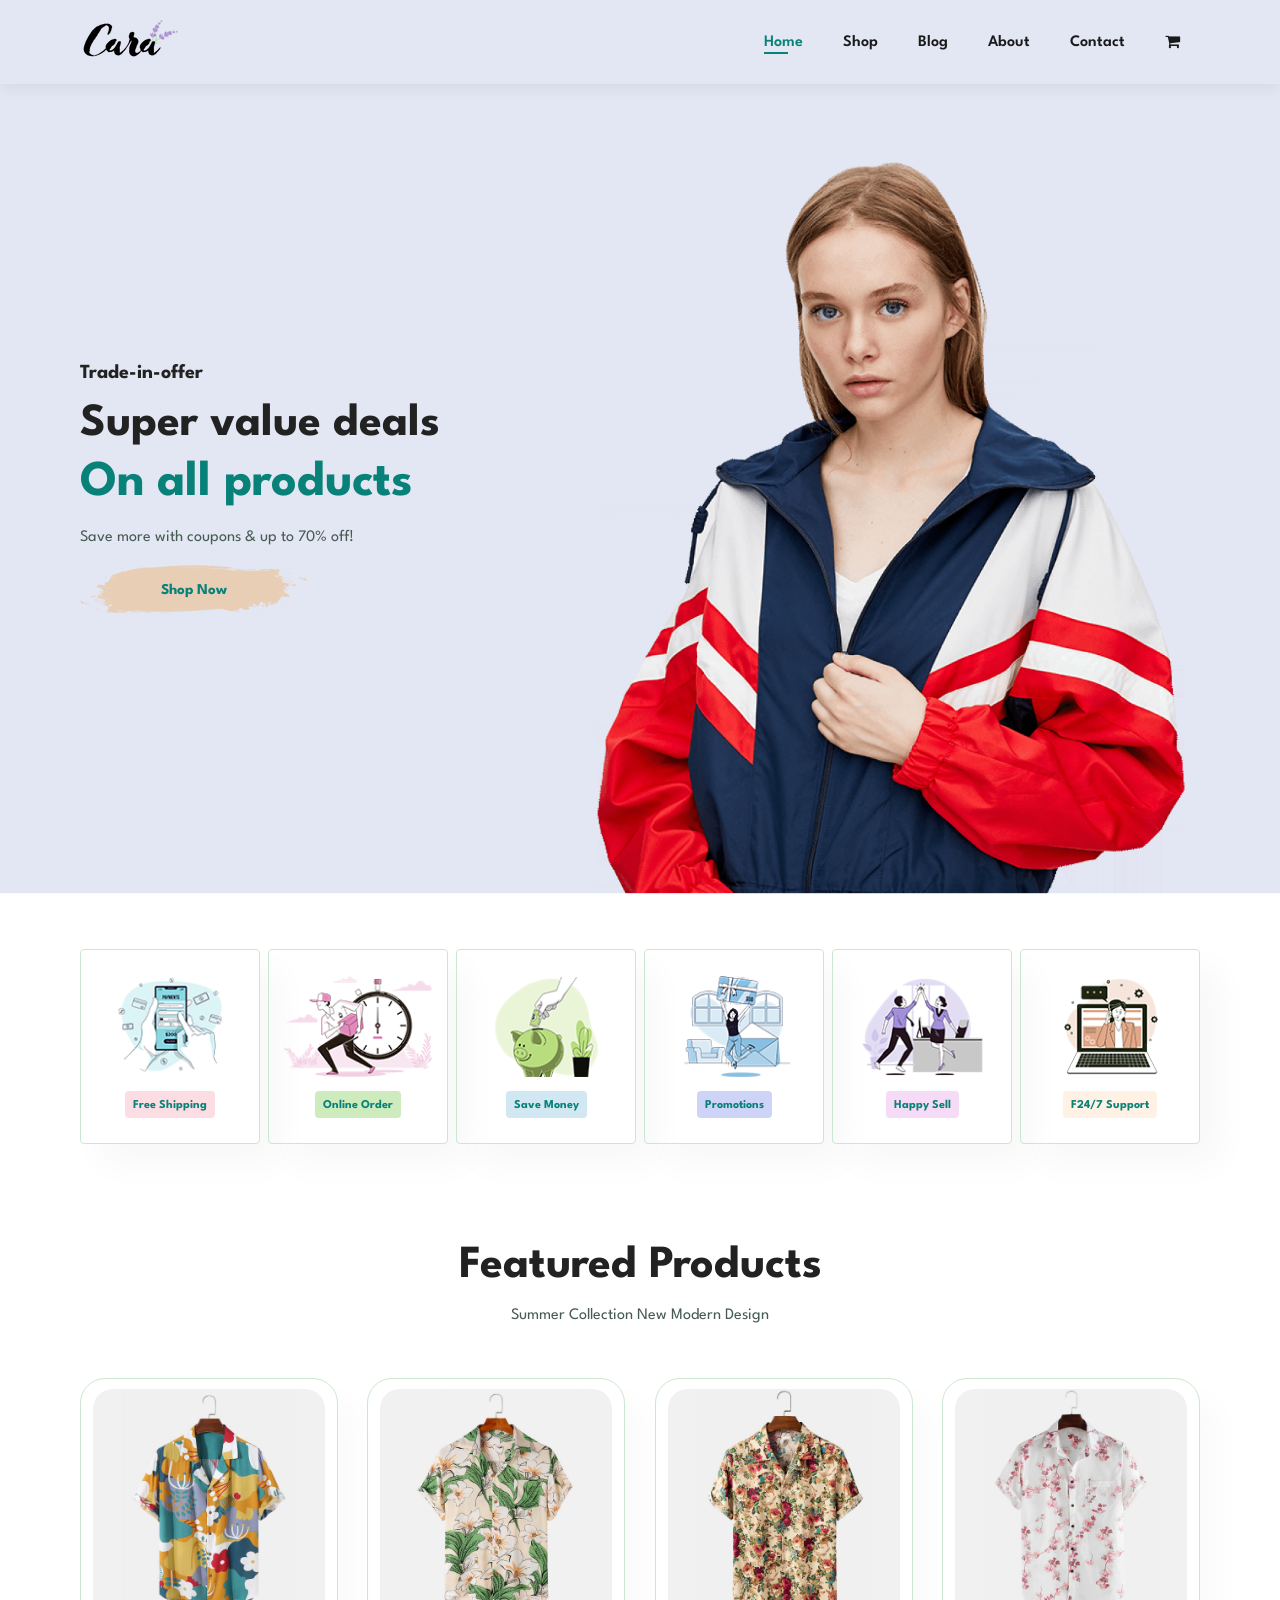
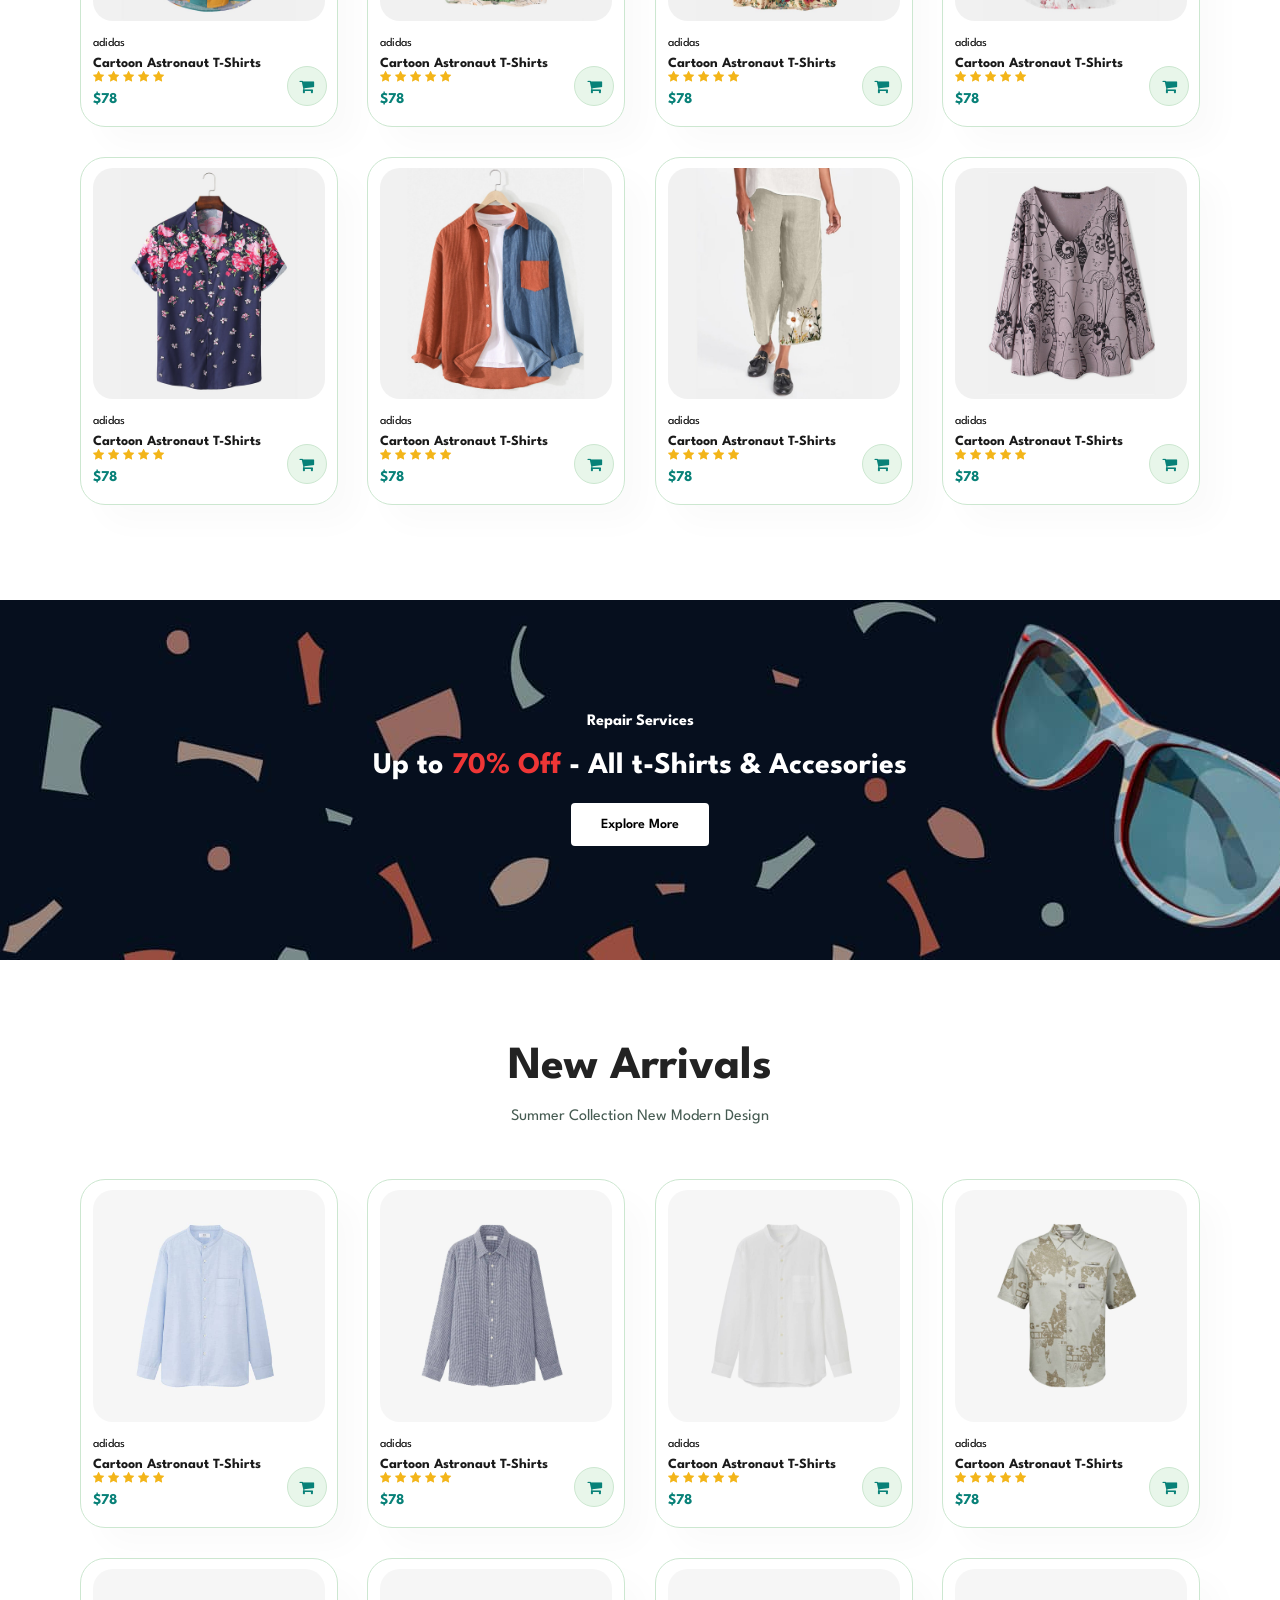
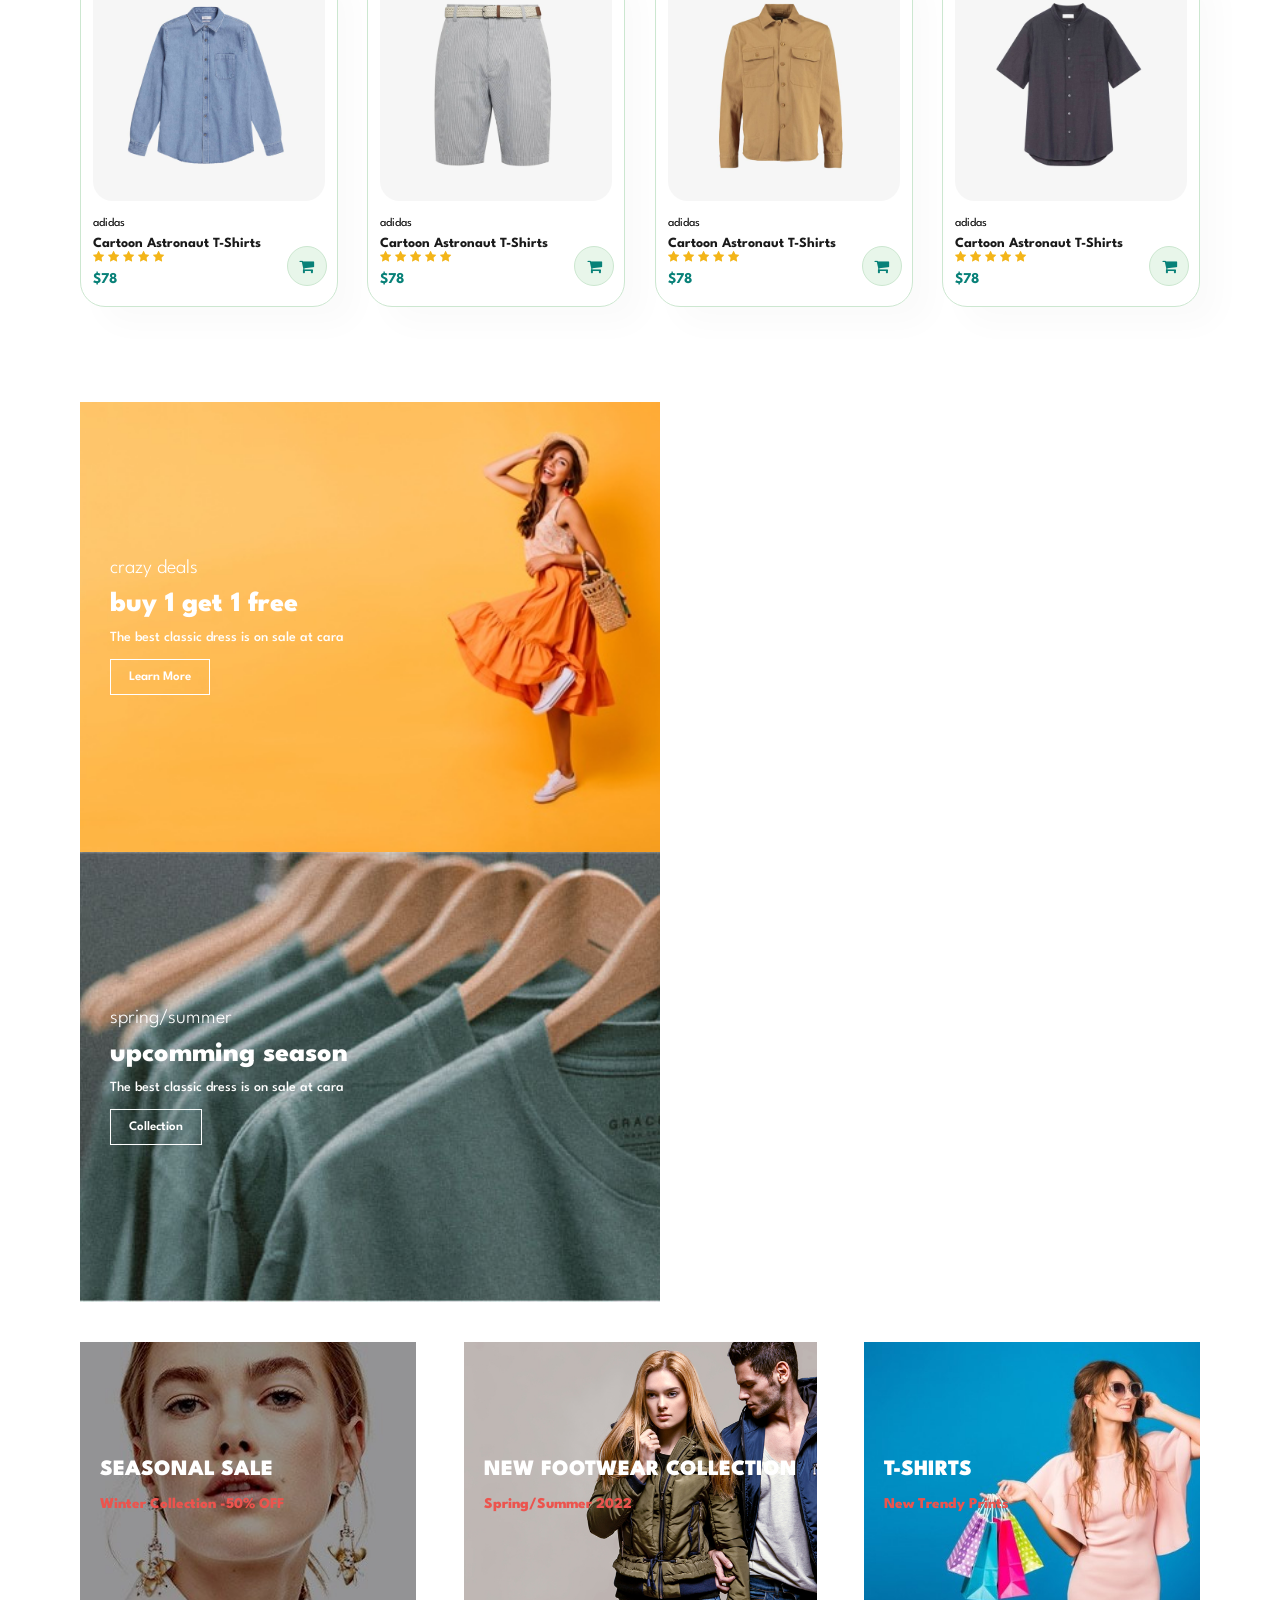
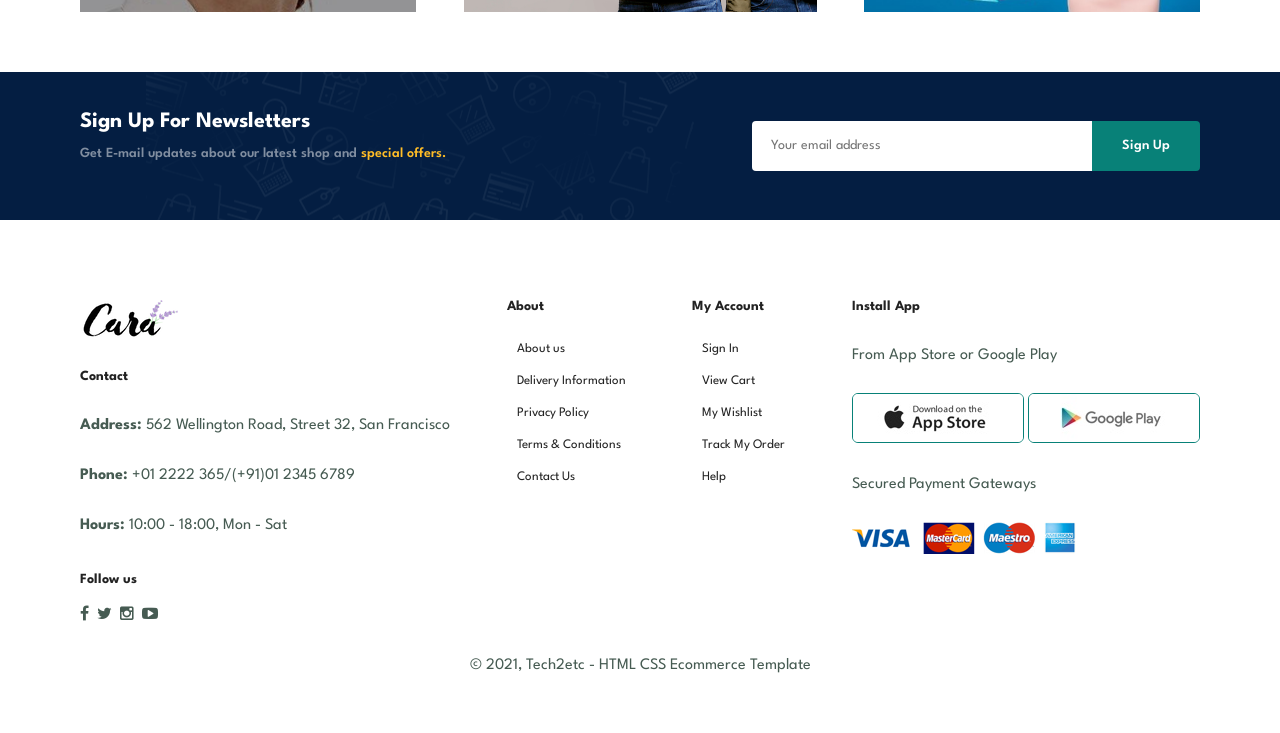
<file: index.html>
<!DOCTYPE html>
<html lang="en">
<head>
    <meta charset="UTF-8">
    <meta http-equiv="X-UA-Compatible" content="IE=edge">
    <meta name="viewport" content="width=device-width, initial-scale=1.0">
    <title>Tech2etc Ecommerce Tutorial</title>

    <link rel="stylesheet" href="css/font-awesome.css">

    <link rel="stylesheet" href="css/style.css">


</head>
<body>
    
    <section id="header">
        <a href="#"><img src="img/logo.png" class="logo "alt=""></a>

        <div>
            <ul id="navbar">
                <li><a class="active" href="index.html">Home</a></li>
                <li><a href="shop.html">Shop</a></li>
                <li><a href="blog.html">Blog</a></li>
                <li><a href="about.html">About</a></li>
                <li><a href="contact.html">Contact</a></li>
                <li id="lg-bag"><a href="cart.html"><i class="fa fa-shopping-cart"></i></a></li>
                <a href="#" id="close"><i class="fa fa-times"></i></a>
            </ul>
        </div>
        <div id="mobile">
            
            <a href="cart.html"><i class="fa fa-shopping-cart"></i></a>
            <i id="bar" class="fa fa-outdent"></i>
        </div>


    </section>

    <section id="hero">
        <h4>Trade-in-offer</h4>
        <h2>Super value deals</h2>
        <h1>On all products</h1>
        <p>Save more with coupons & up to 70% off! </p>
        <button>Shop Now</button>

    </section>

    <section id="feature" class="section-p1">
        <div class="fe-box">
            <img src="img/features/f1.png" alt="">
            <h6>Free Shipping</h6>
        </div>
        <div class="fe-box">
            <img src="img/features/f2.png" alt="">
            <h6>Online Order</h6>
        </div>
        <div class="fe-box">
            <img src="img/features/f3.png" alt="">
            <h6>Save Money</h6>
        </div>
        <div class="fe-box">
            <img src="img/features/f4.png" alt="">
            <h6>Promotions</h6>
        </div>
        <div class="fe-box">
            <img src="img/features/f5.png" alt="">
            <h6>Happy Sell</h6>
        </div>
        <div class="fe-box">
            <img src="img/features/f6.png" alt="">
            <h6>F24/7 Support</h6>
        </div>
    </section>

    <section id="product1" class="section-p1">
        <h2>Featured Products</h2>
        <p>Summer Collection New Modern Design</p>
        <div class="pro-container">
            <div class="pro">
                <img src="img/products/f1.jpg" alt="">
                <div class="des">
                    <span>adidas</span>
                    <h5>Cartoon Astronaut T-Shirts</h5>
                    <div class="star">
                        <i class="fa fa-star"></i>
                        <i class="fa fa-star"></i>
                        <i class="fa fa-star"></i>
                        <i class="fa fa-star"></i>
                        <i class="fa fa-star"></i>
                    </div>
                    <h4>$78</h4>
                </div>
                <a href="#"><i class="fa fa-shopping-cart cart"></i></a>
            </div>
            <div class="pro">
                <img src="img/products/f2.jpg" alt="">
                <div class="des">
                    <span>adidas</span>
                    <h5>Cartoon Astronaut T-Shirts</h5>
                    <div class="star">
                        <i class="fa fa-star"></i>
                        <i class="fa fa-star"></i>
                        <i class="fa fa-star"></i>
                        <i class="fa fa-star"></i>
                        <i class="fa fa-star"></i>
                    </div>
                    <h4>$78</h4>
                </div>
                <a href="#"><i class="fa fa-shopping-cart cart"></i></a>
            </div>
            <div class="pro">
                <img src="img/products/f3.jpg" alt="">
                <div class="des">
                    <span>adidas</span>
                    <h5>Cartoon Astronaut T-Shirts</h5>
                    <div class="star">
                        <i class="fa fa-star"></i>
                        <i class="fa fa-star"></i>
                        <i class="fa fa-star"></i>
                        <i class="fa fa-star"></i>
                        <i class="fa fa-star"></i>
                    </div>
                    <h4>$78</h4>
                </div>
                <a href="#"><i class="fa fa-shopping-cart cart"></i></a>
            </div>
            <div class="pro">
                <img src="img/products/f4.jpg" alt="">
                <div class="des">
                    <span>adidas</span>
                    <h5>Cartoon Astronaut T-Shirts</h5>
                    <div class="star">
                        <i class="fa fa-star"></i>
                        <i class="fa fa-star"></i>
                        <i class="fa fa-star"></i>
                        <i class="fa fa-star"></i>
                        <i class="fa fa-star"></i>
                    </div>
                    <h4>$78</h4>
                </div>
                <a href="#"><i class="fa fa-shopping-cart cart"></i></a>
            </div>
            <div class="pro">
                <img src="img/products/f5.jpg" alt="">
                <div class="des">
                    <span>adidas</span>
                    <h5>Cartoon Astronaut T-Shirts</h5>
                    <div class="star">
                        <i class="fa fa-star"></i>
                        <i class="fa fa-star"></i>
                        <i class="fa fa-star"></i>
                        <i class="fa fa-star"></i>
                        <i class="fa fa-star"></i>
                    </div>
                    <h4>$78</h4>
                </div>
                <a href="#"><i class="fa fa-shopping-cart cart"></i></a>
            </div>
            <div class="pro">
                <img src="img/products/f6.jpg" alt="">
                <div class="des">
                    <span>adidas</span>
                    <h5>Cartoon Astronaut T-Shirts</h5>
                    <div class="star">
                        <i class="fa fa-star"></i>
                        <i class="fa fa-star"></i>
                        <i class="fa fa-star"></i>
                        <i class="fa fa-star"></i>
                        <i class="fa fa-star"></i>
                    </div>
                    <h4>$78</h4>
                </div>
                <a href="#"><i class="fa fa-shopping-cart cart"></i></a>
            </div>
            <div class="pro">
                <img src="img/products/f7.jpg" alt="">
                <div class="des">
                    <span>adidas</span>
                    <h5>Cartoon Astronaut T-Shirts</h5>
                    <div class="star">
                        <i class="fa fa-star"></i>
                        <i class="fa fa-star"></i>
                        <i class="fa fa-star"></i>
                        <i class="fa fa-star"></i>
                        <i class="fa fa-star"></i>
                    </div>
                    <h4>$78</h4>
                </div>
                <a href="#"><i class="fa fa-shopping-cart cart"></i></a>
            </div>
            <div class="pro">
                <img src="img/products/f8.jpg" alt="">
                <div class="des">
                    <span>adidas</span>
                    <h5>Cartoon Astronaut T-Shirts</h5>
                    <div class="star">
                        <i class="fa fa-star"></i>
                        <i class="fa fa-star"></i>
                        <i class="fa fa-star"></i>
                        <i class="fa fa-star"></i>
                        <i class="fa fa-star"></i>
                    </div>
                    <h4>$78</h4>
                </div>
                <a href="#"><i class="fa fa-shopping-cart cart"></i></a>
            </div>
        </div>
    </section>
    
    <section id="banner" class="section-m1">
        <h4>Repair Services</h4>
        <h2>Up to <span>70% Off</span> - All t-Shirts & Accesories</h2>
        <button class="normal">Explore More</button>
    </section>

    <section id="product1" class="section-p1">
        <h2>New Arrivals</h2>
        <p>Summer Collection New Modern Design</p>
        <div class="pro-container">
            <div class="pro">
                <img src="img/products/n1.jpg" alt="">
                <div class="des">
                    <span>adidas</span>
                    <h5>Cartoon Astronaut T-Shirts</h5>
                    <div class="star">
                        <i class="fa fa-star"></i>
                        <i class="fa fa-star"></i>
                        <i class="fa fa-star"></i>
                        <i class="fa fa-star"></i>
                        <i class="fa fa-star"></i>
                    </div>
                    <h4>$78</h4>
                </div>
                <a href="#"><i class="fa fa-shopping-cart cart"></i></a>
            </div>
            <div class="pro">
                <img src="img/products/n2.jpg" alt="">
                <div class="des">
                    <span>adidas</span>
                    <h5>Cartoon Astronaut T-Shirts</h5>
                    <div class="star">
                        <i class="fa fa-star"></i>
                        <i class="fa fa-star"></i>
                        <i class="fa fa-star"></i>
                        <i class="fa fa-star"></i>
                        <i class="fa fa-star"></i>
                    </div>
                    <h4>$78</h4>
                </div>
                <a href="#"><i class="fa fa-shopping-cart cart"></i></a>
            </div>
            <div class="pro">
                <img src="img/products/n3.jpg" alt="">
                <div class="des">
                    <span>adidas</span>
                    <h5>Cartoon Astronaut T-Shirts</h5>
                    <div class="star">
                        <i class="fa fa-star"></i>
                        <i class="fa fa-star"></i>
                        <i class="fa fa-star"></i>
                        <i class="fa fa-star"></i>
                        <i class="fa fa-star"></i>
                    </div>
                    <h4>$78</h4>
                </div>
                <a href="#"><i class="fa fa-shopping-cart cart"></i></a>
            </div>
            <div class="pro">
                <img src="img/products/n4.jpg" alt="">
                <div class="des">
                    <span>adidas</span>
                    <h5>Cartoon Astronaut T-Shirts</h5>
                    <div class="star">
                        <i class="fa fa-star"></i>
                        <i class="fa fa-star"></i>
                        <i class="fa fa-star"></i>
                        <i class="fa fa-star"></i>
                        <i class="fa fa-star"></i>
                    </div>
                    <h4>$78</h4>
                </div>
                <a href="#"><i class="fa fa-shopping-cart cart"></i></a>
            </div>
            <div class="pro">
                <img src="img/products/n5.jpg" alt="">
                <div class="des">
                    <span>adidas</span>
                    <h5>Cartoon Astronaut T-Shirts</h5>
                    <div class="star">
                        <i class="fa fa-star"></i>
                        <i class="fa fa-star"></i>
                        <i class="fa fa-star"></i>
                        <i class="fa fa-star"></i>
                        <i class="fa fa-star"></i>
                    </div>
                    <h4>$78</h4>
                </div>
                <a href="#"><i class="fa fa-shopping-cart cart"></i></a>
            </div>
            <div class="pro">
                <img src="img/products/n6.jpg" alt="">
                <div class="des">
                    <span>adidas</span>
                    <h5>Cartoon Astronaut T-Shirts</h5>
                    <div class="star">
                        <i class="fa fa-star"></i>
                        <i class="fa fa-star"></i>
                        <i class="fa fa-star"></i>
                        <i class="fa fa-star"></i>
                        <i class="fa fa-star"></i>
                    </div>
                    <h4>$78</h4>
                </div>
                <a href="#"><i class="fa fa-shopping-cart cart"></i></a>
            </div>
            <div class="pro">
                <img src="img/products/n7.jpg" alt="">
                <div class="des">
                    <span>adidas</span>
                    <h5>Cartoon Astronaut T-Shirts</h5>
                    <div class="star">
                        <i class="fa fa-star"></i>
                        <i class="fa fa-star"></i>
                        <i class="fa fa-star"></i>
                        <i class="fa fa-star"></i>
                        <i class="fa fa-star"></i>
                    </div>
                    <h4>$78</h4>
                </div>
                <a href="#"><i class="fa fa-shopping-cart cart"></i></a>
            </div>
            <div class="pro">
                <img src="img/products/n8.jpg" alt="">
                <div class="des">
                    <span>adidas</span>
                    <h5>Cartoon Astronaut T-Shirts</h5>
                    <div class="star">
                        <i class="fa fa-star"></i>
                        <i class="fa fa-star"></i>
                        <i class="fa fa-star"></i>
                        <i class="fa fa-star"></i>
                        <i class="fa fa-star"></i>
                    </div>
                    <h4>$78</h4>
                </div>
                <a href="#"><i class="fa fa-shopping-cart cart"></i></a>
            </div>
        </div>
    </section>

    <section id="sm-banner" class="section-p1">
        <div class="banner-box">
            <h4>crazy deals</h4>
            <h2>buy 1 get 1 free</h2>
            <span>The best classic dress is on sale at cara</span>
            <button class="white">Learn More</button>
        </div>
        <div class="banner-box banner-box2">
            <h4>spring/summer</h4>
            <h2>upcomming season</h2>
            <span>The best classic dress is on sale at cara</span>
            <button class="white">Collection</button>
        </div>
    </section>

    <section id="banner3">
        <div class="banner-box">
            <h2>SEASONAL SALE</h2>
            <h3>Winter Collection -50% OFF</h3>
        </div>
        <div class="banner-box banner-box2">
            <h2>NEW FOOTWEAR COLLECTION</h2>
            <h3>Spring/Summer 2022</h3>
        </div>
        <div class="banner-box banner-box3">
            <h2>T-SHIRTS</h2>
            <h3>New Trendy Prints</h3>
        </div>
    </section>

    <section id="newsletter" class="section-p1 section-m1">
        <div class="newstext">
            <h4>Sign Up For Newsletters</h4>
            <p>Get E-mail updates about our latest shop and <span>special offers.</span></p>
        </div>
        <div class="form">
            <input type="text" placeholder="Your email address">
            <button class="normal">Sign Up</button>
        </div>
    </section>

    <footer class="section-p1">
        <div class="col">
            <img class="logo" src="img/logo.png" alt="">
            <h4>Contact</h4>
            <p><strong>Address:</strong> 562 Wellington Road, Street 32, San Francisco</p>
            <p><strong>Phone:</strong> +01 2222 365/(+91)01 2345 6789</p>
            <p><strong>Hours:</strong> 10:00 - 18:00, Mon - Sat</p>
            <div class="follow">
                <h4>Follow us</h4>
                <div class="icon">
                    <i class="fa fa-facebook" aria-hidden="true"></i>
                    <i class="fa fa-twitter" aria-hidden="true"></i>
                    <i class="fa fa-instagram" aria-hidden="true"></i>
                    <i class="fa fa-youtube-play" aria-hidden="true"></i>

                </div>
            </div>
        </div>

        <div class="col">
            <h4>About</h4>
            <a href="#">About us</a>
            <a href="#">Delivery Information</a>
            <a href="#">Privacy Policy</a>
            <a href="#">Terms & Conditions</a>
            <a href="#">Contact Us</a>
        </div>

        <div class="col">
            <h4>My Account</h4>
            <a href="#">Sign In</a>
            <a href="#">View Cart</a>
            <a href="#">My Wishlist</a>
            <a href="#">Track My Order</a>
            <a href="#">Help</a>
        </div>

        <div class="col install">
            <h4>Install App</h4>
            <p>From App Store or Google Play</p>
            <div class="row">
                <img src="img/pay/app.jpg" alt="">
                <img src="img/pay/play.jpg" alt="">
            </div>
            <p>Secured Payment Gateways</p>
            <img src="img/pay/pay.png" alt="">
        </div>
        <div class="copyright">
            <p>&#169; 2021, Tech2etc - HTML CSS Ecommerce Template</p>
        </div>

    </footer>

    <script src="js/script.js"></script>
</body>
</html>

<!--
////////////////////////////////////////////////////////////////////////////////
//
//  Vyřazený text
//

    <h1>Heading 1 Example</h1>
    <h2>Heading 2 Example</h2>
    <h3>Heading 3 Example</h3>
    <h4>Heading 4 Example</h4>
    <h5>Heading 5 Example</h5>
    <h6>Heading 6 Example</h6>

    <p>Paragraph Example</p>

    do hlavičky <head> možná bude potřeba přidat
    <link rel="stylesheet" href="https://pro.fontawesome.com/releases/v5.10.0/css/all.css"/>

-->
</file>
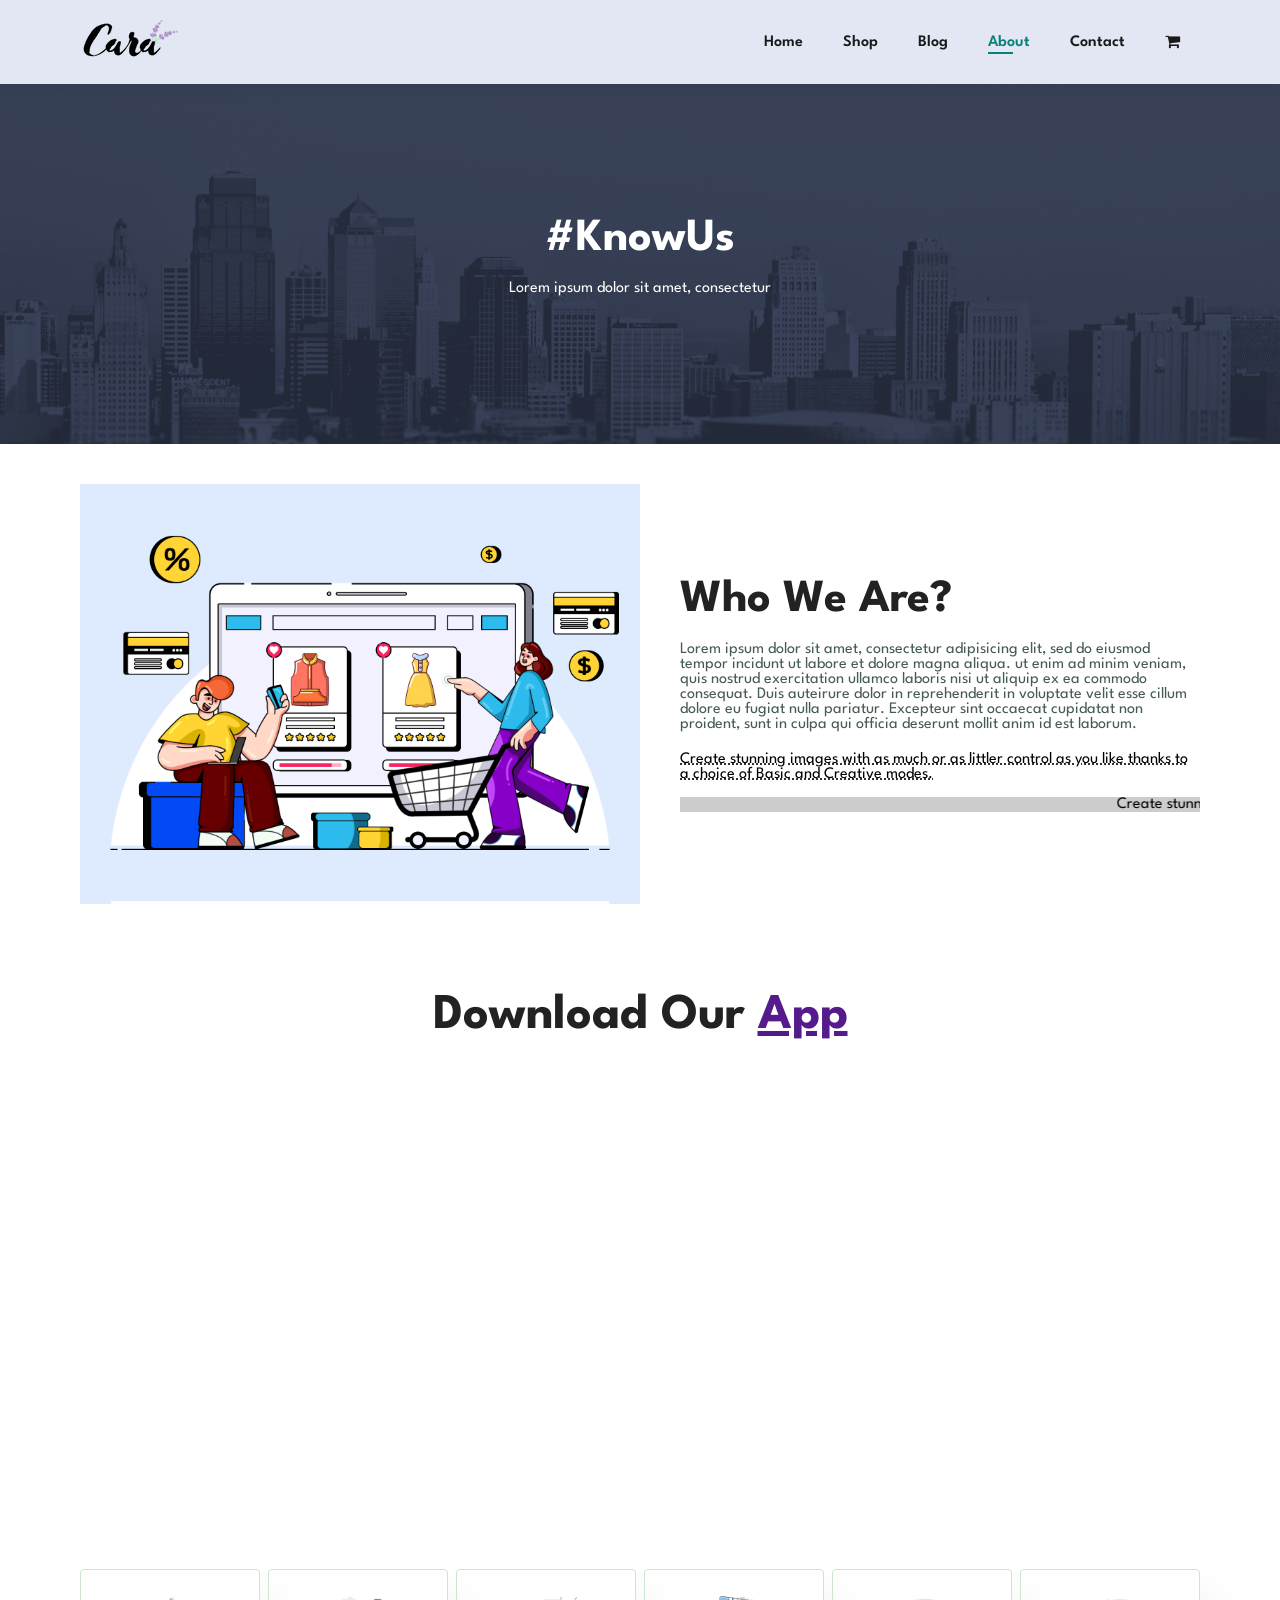
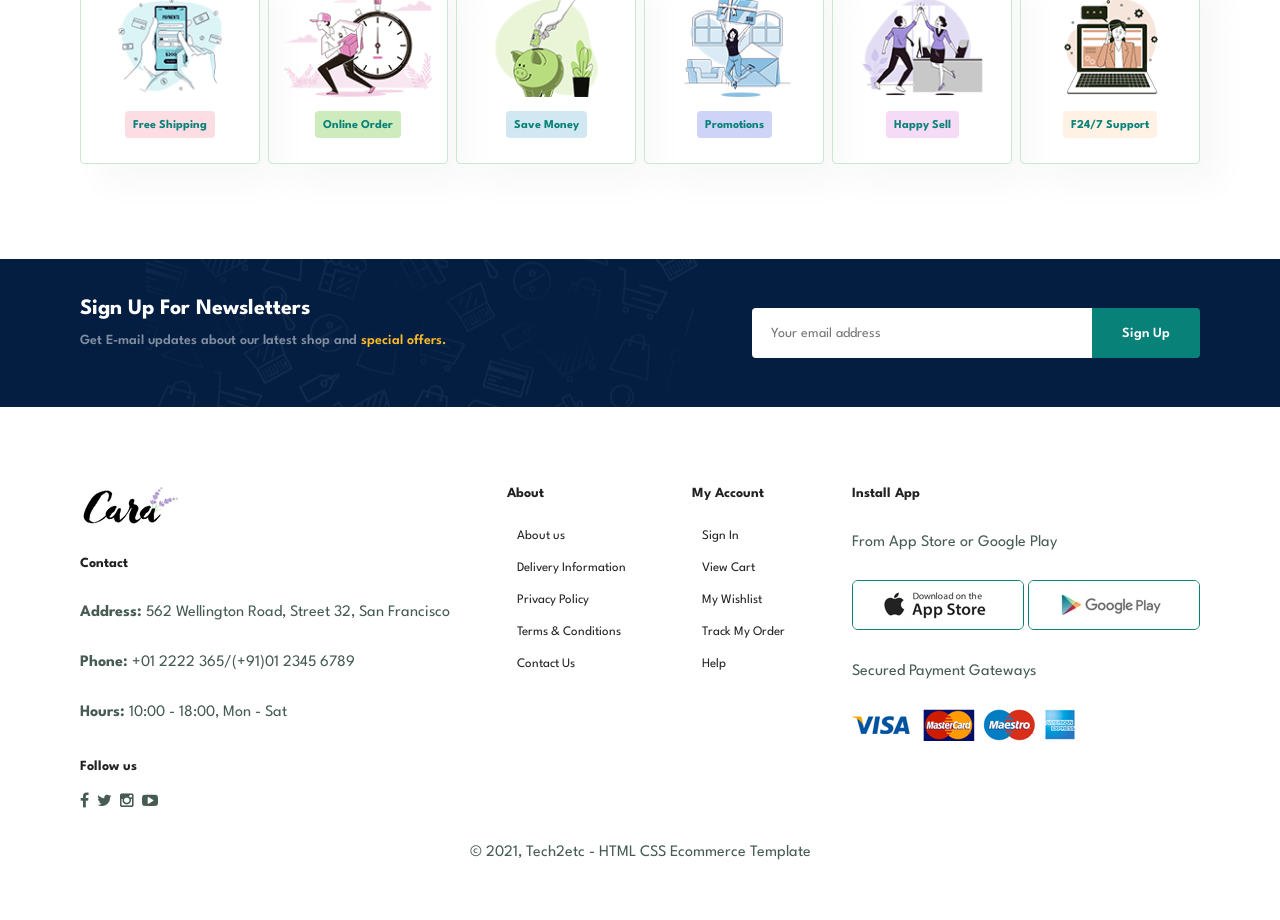
<file: about.html>
<!DOCTYPE html>
<html lang="en">
<head>
    <meta charset="UTF-8">
    <meta http-equiv="X-UA-Compatible" content="IE=edge">
    <meta name="viewport" content="width=device-width, initial-scale=1.0">
    <title>Tech2etc Ecommerce Tutorial</title>

    <link rel="stylesheet" href="css/font-awesome.css">

    <link rel="stylesheet" href="css/style.css">


</head>

<body>
    
    <section id="header">
        <a href="#"><img src="img/logo.png" class="logo "alt=""></a>

        <div>
            <ul id="navbar">
                <li><a href="index.html">Home</a></li>
                <li><a href="shop.html">Shop</a></li>
                <li><a href="blog.html">Blog</a></li>
                <li><a class="active" href="about.html">About</a></li>
                <li><a href="contact.html">Contact</a></li>
                <li id="lg-bag"><a href="cart.html"><i class="fa fa-shopping-cart"></i></a></li>
                <a href="#" id="close"><i class="fa fa-times"></i></a>
            </ul>
        </div>
        <div id="mobile">
            
            <a href="cart.html"><i class="fa fa-shopping-cart"></i></a>
            <i id="bar" class="fa fa-outdent"></i>
        </div>


    </section>

    <section id="page-header" class="about-header">
        
        <h2>#KnowUs</h2>
        
        <p>Lorem ipsum dolor sit amet, consectetur </p>
        

    </section>

    <section id="about-head" class="section-p1">
        <img src="img/about/a6.jpg" alt="">
        <div>
            <h2>Who We Are?</h2>
            <p>Lorem ipsum dolor sit amet, consectetur adipisicing elit, 
                sed do eiusmod tempor incidunt ut labore et dolore magna 
                aliqua. ut enim ad minim veniam, quis nostrud exercitation 
                ullamco laboris nisi ut aliquip ex ea commodo consequat. 
                Duis auteirure dolor in reprehenderit in voluptate velit 
                esse cillum dolore eu fugiat nulla pariatur. Excepteur 
                sint occaecat cupidatat non proident, sunt in culpa qui 
                officia deserunt mollit anim id est laborum.</p>
            
                <abbr title="">Create stunning images with as much or as littler 
                control as you like thanks to a choice of Basic and Creative 
                modes.</abbr>

                <br><br>

                <marquee bgcolor="#ccc" loop="-1" scrollamount="5" width="100%">Create stunning images with as 
                    much or as littler control as you like thanks to a choice of 
                    Basic and Creative modes.
                </marquee>
        </div>
    </section>


    <section id="about-app" class="section-p1">
        <h1>Download Our <a href="">App</a></h1>
        <div class="video">
            <video autoplay muted loop src="img/about/1.mp4"></video>
        </div>
    </section>

    <section id="feature" class="section-p1">
        <div class="fe-box">
            <img src="img/features/f1.png" alt="">
            <h6>Free Shipping</h6>
        </div>
        <div class="fe-box">
            <img src="img/features/f2.png" alt="">
            <h6>Online Order</h6>
        </div>
        <div class="fe-box">
            <img src="img/features/f3.png" alt="">
            <h6>Save Money</h6>
        </div>
        <div class="fe-box">
            <img src="img/features/f4.png" alt="">
            <h6>Promotions</h6>
        </div>
        <div class="fe-box">
            <img src="img/features/f5.png" alt="">
            <h6>Happy Sell</h6>
        </div>
        <div class="fe-box">
            <img src="img/features/f6.png" alt="">
            <h6>F24/7 Support</h6>
        </div>
    </section>

    <section id="newsletter" class="section-p1 section-m1">
        <div class="newstext">
            <h4>Sign Up For Newsletters</h4>
            <p>Get E-mail updates about our latest shop and <span>special offers.</span></p>
        </div>
        <div class="form">
            <input type="text" placeholder="Your email address">
            <button class="normal">Sign Up</button>
        </div>
    </section>

    <footer class="section-p1">
        <div class="col">
            <img class="logo" src="img/logo.png" alt="">
            <h4>Contact</h4>
            <p><strong>Address:</strong> 562 Wellington Road, Street 32, San Francisco</p>
            <p><strong>Phone:</strong> +01 2222 365/(+91)01 2345 6789</p>
            <p><strong>Hours:</strong> 10:00 - 18:00, Mon - Sat</p>
            <div class="follow">
                <h4>Follow us</h4>
                <div class="icon">
                    <i class="fa fa-facebook" aria-hidden="true"></i>
                    <i class="fa fa-twitter" aria-hidden="true"></i>
                    <i class="fa fa-instagram" aria-hidden="true"></i>
                    <i class="fa fa-youtube-play" aria-hidden="true"></i>

                </div>
            </div>
        </div>

        <div class="col">
            <h4>About</h4>
            <a href="#">About us</a>
            <a href="#">Delivery Information</a>
            <a href="#">Privacy Policy</a>
            <a href="#">Terms & Conditions</a>
            <a href="#">Contact Us</a>
        </div>

        <div class="col">
            <h4>My Account</h4>
            <a href="#">Sign In</a>
            <a href="#">View Cart</a>
            <a href="#">My Wishlist</a>
            <a href="#">Track My Order</a>
            <a href="#">Help</a>
        </div>

        <div class="col install">
            <h4>Install App</h4>
            <p>From App Store or Google Play</p>
            <div class="row">
                <img src="img/pay/app.jpg" alt="">
                <img src="img/pay/play.jpg" alt="">
            </div>
            <p>Secured Payment Gateways</p>
            <img src="img/pay/pay.png" alt="">
        </div>
        <div class="copyright">
            <p>&#169; 2021, Tech2etc - HTML CSS Ecommerce Template</p>
        </div>

    </footer>

    <script src="js/script.js"></script>
</body>
</html>
</file>
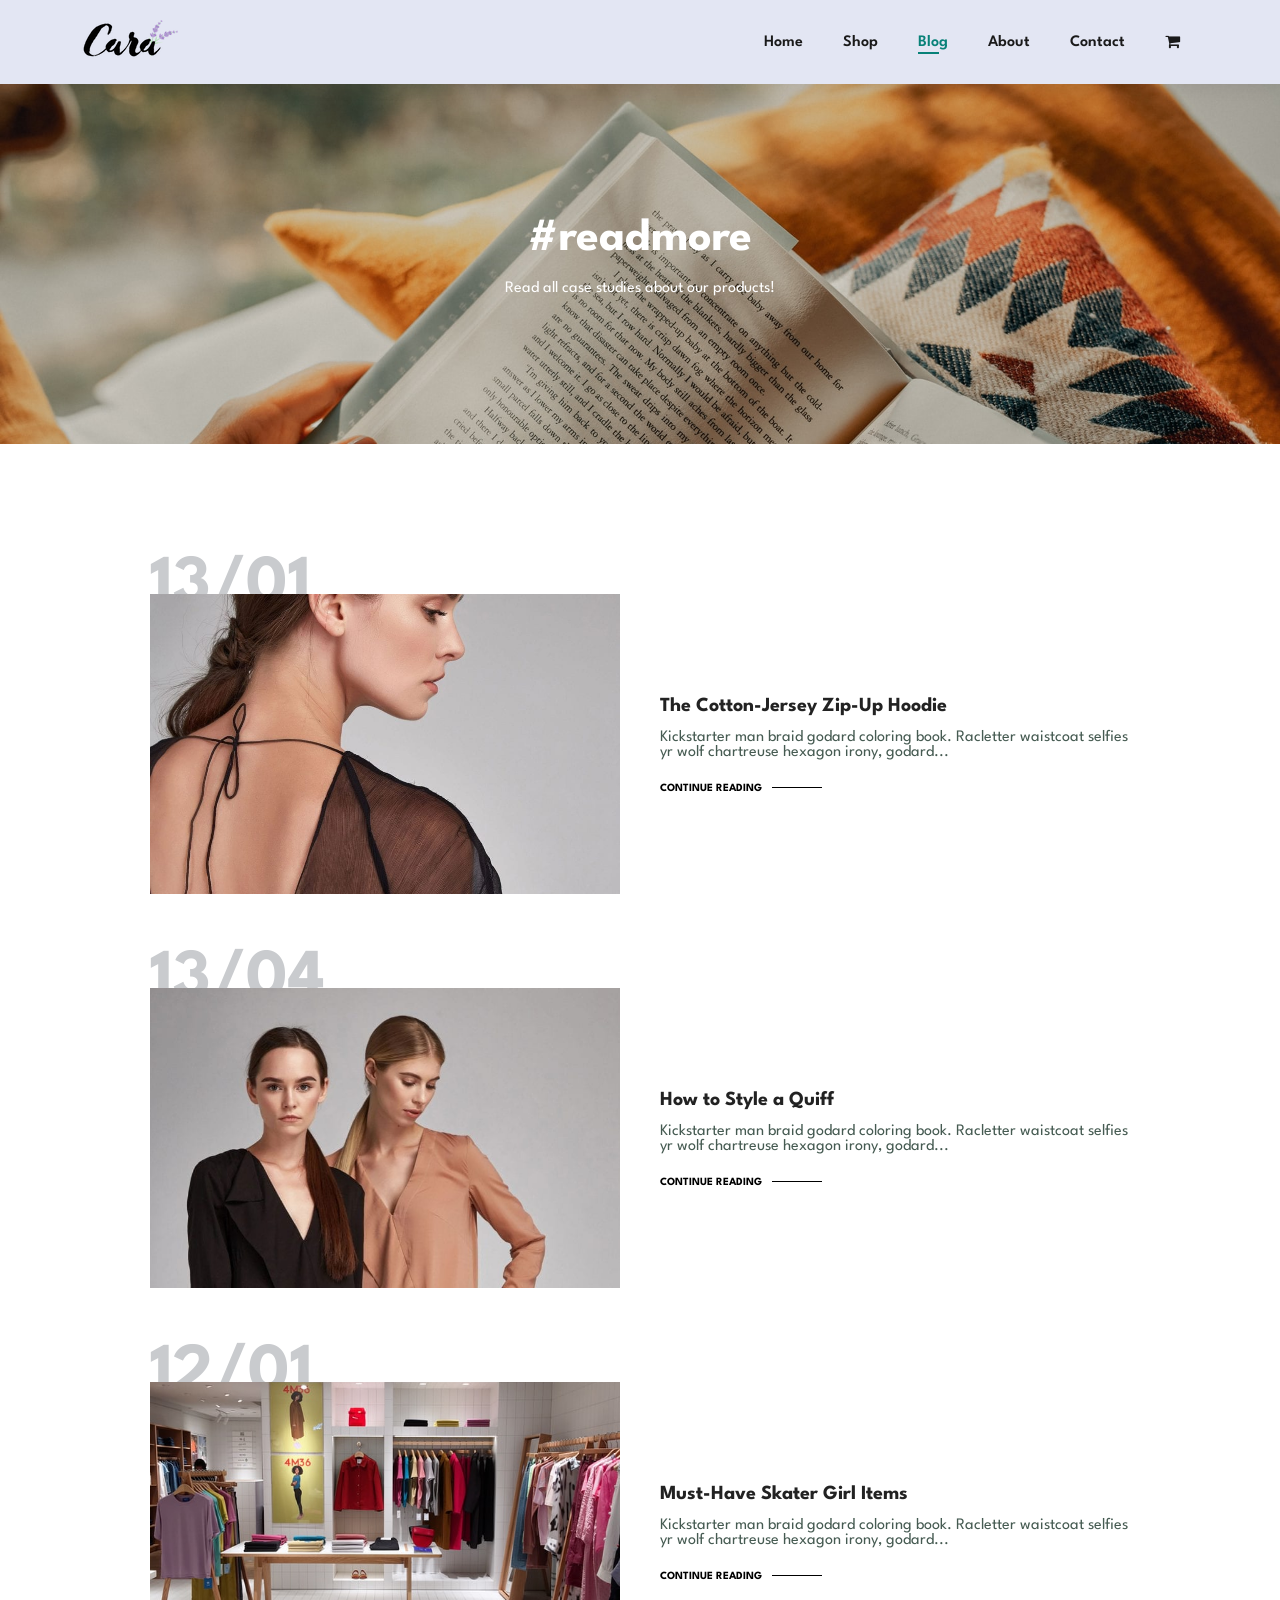
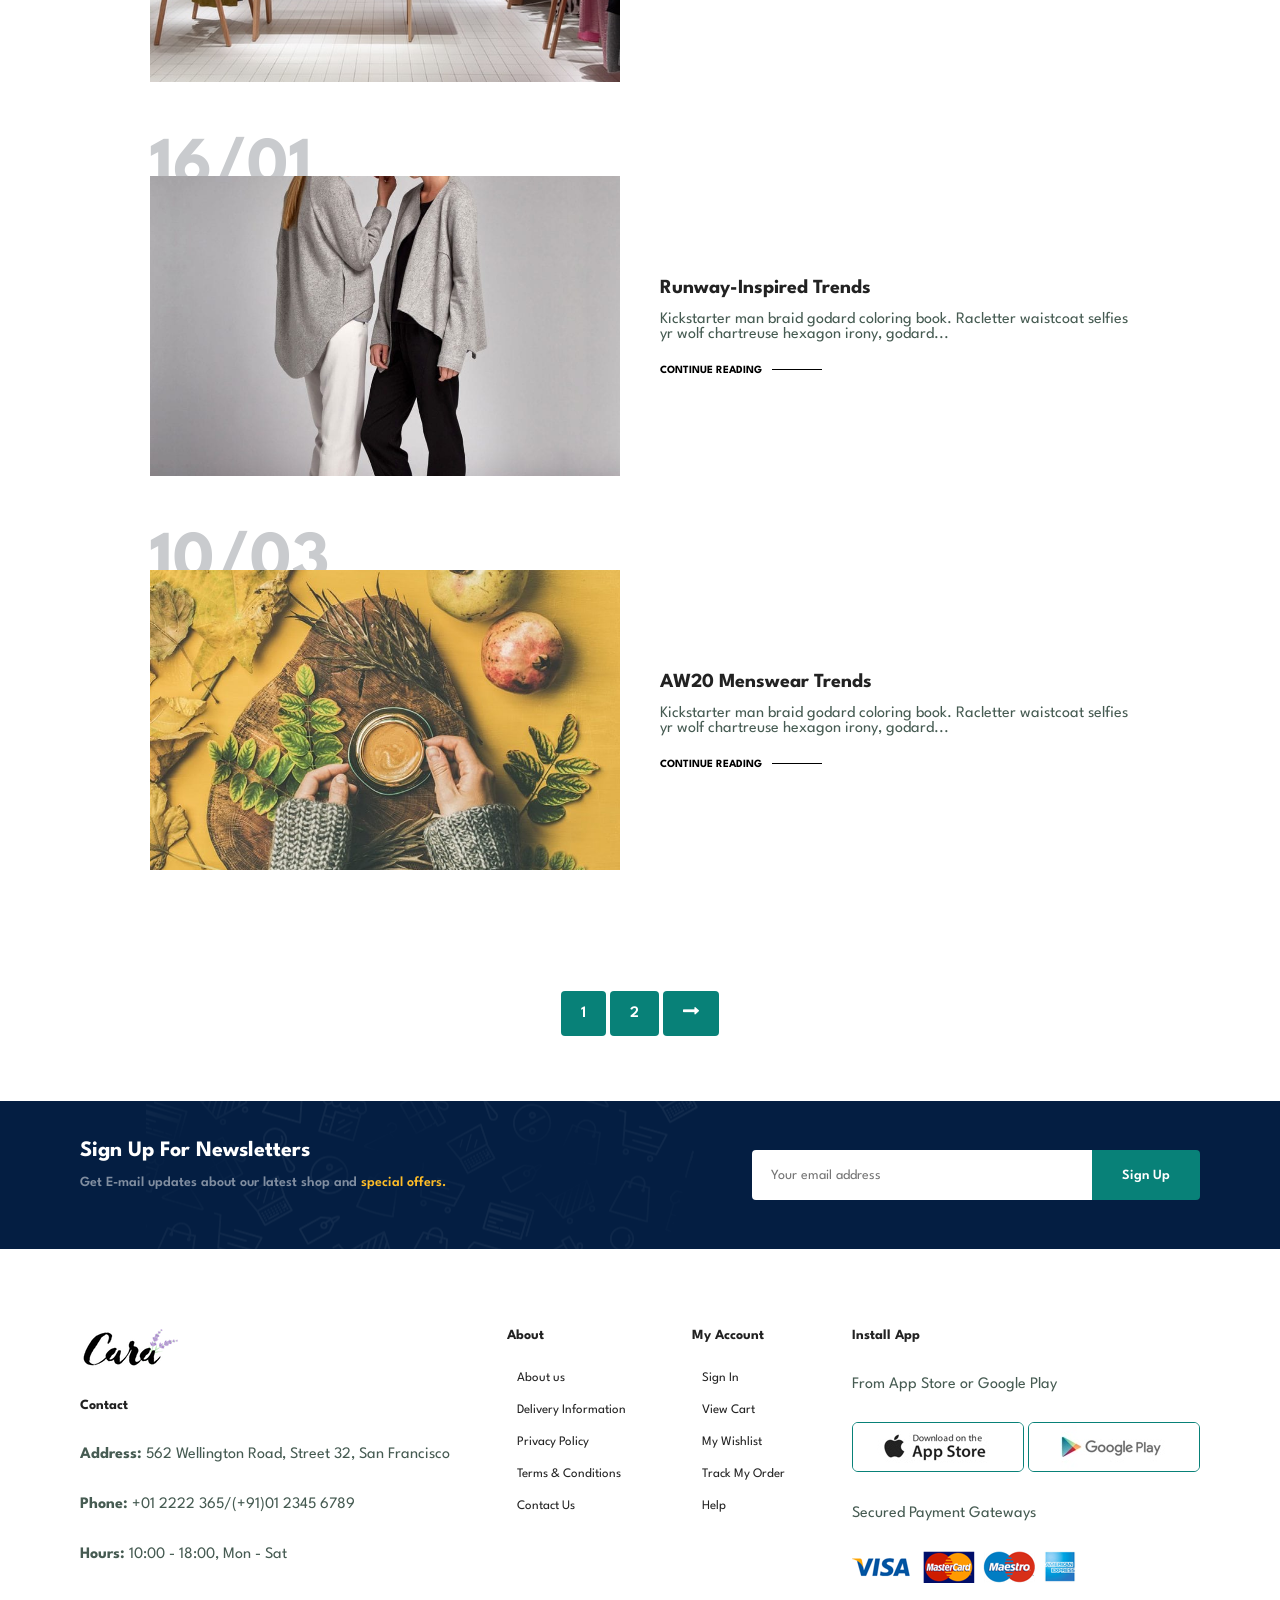
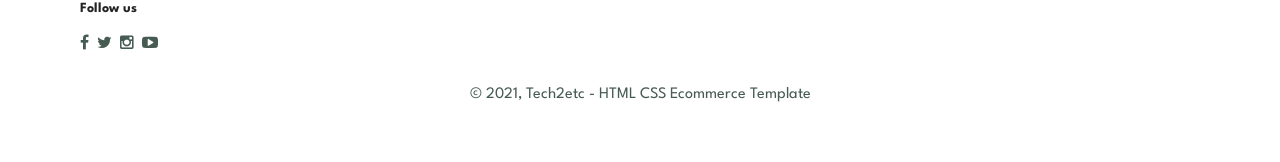
<file: blog.html>
<!DOCTYPE html>
<html lang="en">
<head>
    <meta charset="UTF-8">
    <meta http-equiv="X-UA-Compatible" content="IE=edge">
    <meta name="viewport" content="width=device-width, initial-scale=1.0">
    <title>Tech2etc Ecommerce Tutorial</title>

    <link rel="stylesheet" href="css/font-awesome.css">

    <link rel="stylesheet" href="css/style.css">


</head>

<body>
    
    <section id="header">
        <a href="#"><img src="img/logo.png" class="logo "alt=""></a>

        <div>
            <ul id="navbar">
                <li><a href="index.html">Home</a></li>
                <li><a href="shop.html">Shop</a></li>
                <li><a class="active" href="blog.html">Blog</a></li>
                <li><a href="about.html">About</a></li>
                <li><a href="contact.html">Contact</a></li>
                <li id="lg-bag"><a href="cart.html"><i class="fa fa-shopping-cart"></i></a></li>
                <a href="#" id="close"><i class="fa fa-times"></i></a>
            </ul>
        </div>
        <div id="mobile">
            
            <a href="cart.html"><i class="fa fa-shopping-cart"></i></a>
            <i id="bar" class="fa fa-outdent"></i>
        </div>


    </section>

    <section id="page-header" class="blog-header">
        
        <h2>#readmore</h2>
        
        <p>Read all case studies about our products! </p>
        

    </section>

    <section id="blog">
        <div class="blog-box">
            <div class="blog-img">
                <img src="img/blog/b1.jpg" alt="">
            </div>
            <div class="blog-details">
                <h4>The Cotton-Jersey Zip-Up Hoodie</h4>
                <p>Kickstarter man braid godard coloring book. Racletter waistcoat selfies yr
                wolf chartreuse hexagon irony, godard...</p>
                <a href="#">CONTINUE READING</a>
            </div>
            <h1>13/01</h1>
        </div>
        <div class="blog-box">
            <div class="blog-img">
                <img src="img/blog/b2.jpg" alt="">
            </div>
            <div class="blog-details">
                <h4>How to Style a Quiff</h4>
                <p>Kickstarter man braid godard coloring book. Racletter waistcoat selfies yr
                wolf chartreuse hexagon irony, godard...</p>
                <a href="#">CONTINUE READING</a>
            </div>
            <h1>13/04</h1>
        </div>
        <div class="blog-box">
            <div class="blog-img">
                <img src="img/blog/b3.jpg" alt="">
            </div>
            <div class="blog-details">
                <h4>Must-Have Skater Girl Items</h4>
                <p>Kickstarter man braid godard coloring book. Racletter waistcoat selfies yr
                wolf chartreuse hexagon irony, godard...</p>
                <a href="#">CONTINUE READING</a>
            </div>
            <h1>12/01</h1>
        </div>
        <div class="blog-box">
            <div class="blog-img">
                <img src="img/blog/b4.jpg" alt="">
            </div>
            <div class="blog-details">
                <h4>Runway-Inspired Trends</h4>
                <p>Kickstarter man braid godard coloring book. Racletter waistcoat selfies yr
                wolf chartreuse hexagon irony, godard...</p>
                <a href="#">CONTINUE READING</a>
            </div>
            <h1>16/01</h1>
        </div>
        <div class="blog-box">
            <div class="blog-img">
                <img src="img/blog/b6.jpg" alt="">
            </div>
            <div class="blog-details">
                <h4>AW20 Menswear Trends</h4>
                <p>Kickstarter man braid godard coloring book. Racletter waistcoat selfies yr
                wolf chartreuse hexagon irony, godard...</p>
                <a href="#">CONTINUE READING</a>
            </div>
            <h1>10/03</h1>
        </div>
    </section>

    <section id="pagination" class="section-p1">
        <a href="#">1</a>
        <a href="#">2</a>
        <a href="#"><i class="fa fa-long-arrow-right"></i></a>

    </section>
    
    <section id="newsletter" class="section-p1 section-m1">
        <div class="newstext">
            <h4>Sign Up For Newsletters</h4>
            <p>Get E-mail updates about our latest shop and <span>special offers.</span></p>
        </div>
        <div class="form">
            <input type="text" placeholder="Your email address">
            <button class="normal">Sign Up</button>
        </div>
    </section>

    <footer class="section-p1">
        <div class="col">
            <img class="logo" src="img/logo.png" alt="">
            <h4>Contact</h4>
            <p><strong>Address:</strong> 562 Wellington Road, Street 32, San Francisco</p>
            <p><strong>Phone:</strong> +01 2222 365/(+91)01 2345 6789</p>
            <p><strong>Hours:</strong> 10:00 - 18:00, Mon - Sat</p>
            <div class="follow">
                <h4>Follow us</h4>
                <div class="icon">
                    <i class="fa fa-facebook" aria-hidden="true"></i>
                    <i class="fa fa-twitter" aria-hidden="true"></i>
                    <i class="fa fa-instagram" aria-hidden="true"></i>
                    <i class="fa fa-youtube-play" aria-hidden="true"></i>

                </div>
            </div>
        </div>

        <div class="col">
            <h4>About</h4>
            <a href="#">About us</a>
            <a href="#">Delivery Information</a>
            <a href="#">Privacy Policy</a>
            <a href="#">Terms & Conditions</a>
            <a href="#">Contact Us</a>
        </div>

        <div class="col">
            <h4>My Account</h4>
            <a href="#">Sign In</a>
            <a href="#">View Cart</a>
            <a href="#">My Wishlist</a>
            <a href="#">Track My Order</a>
            <a href="#">Help</a>
        </div>

        <div class="col install">
            <h4>Install App</h4>
            <p>From App Store or Google Play</p>
            <div class="row">
                <img src="img/pay/app.jpg" alt="">
                <img src="img/pay/play.jpg" alt="">
            </div>
            <p>Secured Payment Gateways</p>
            <img src="img/pay/pay.png" alt="">
        </div>
        <div class="copyright">
            <p>&#169; 2021, Tech2etc - HTML CSS Ecommerce Template</p>
        </div>

    </footer>

    <script src="js/script.js"></script>
</body>
</html>
</file>
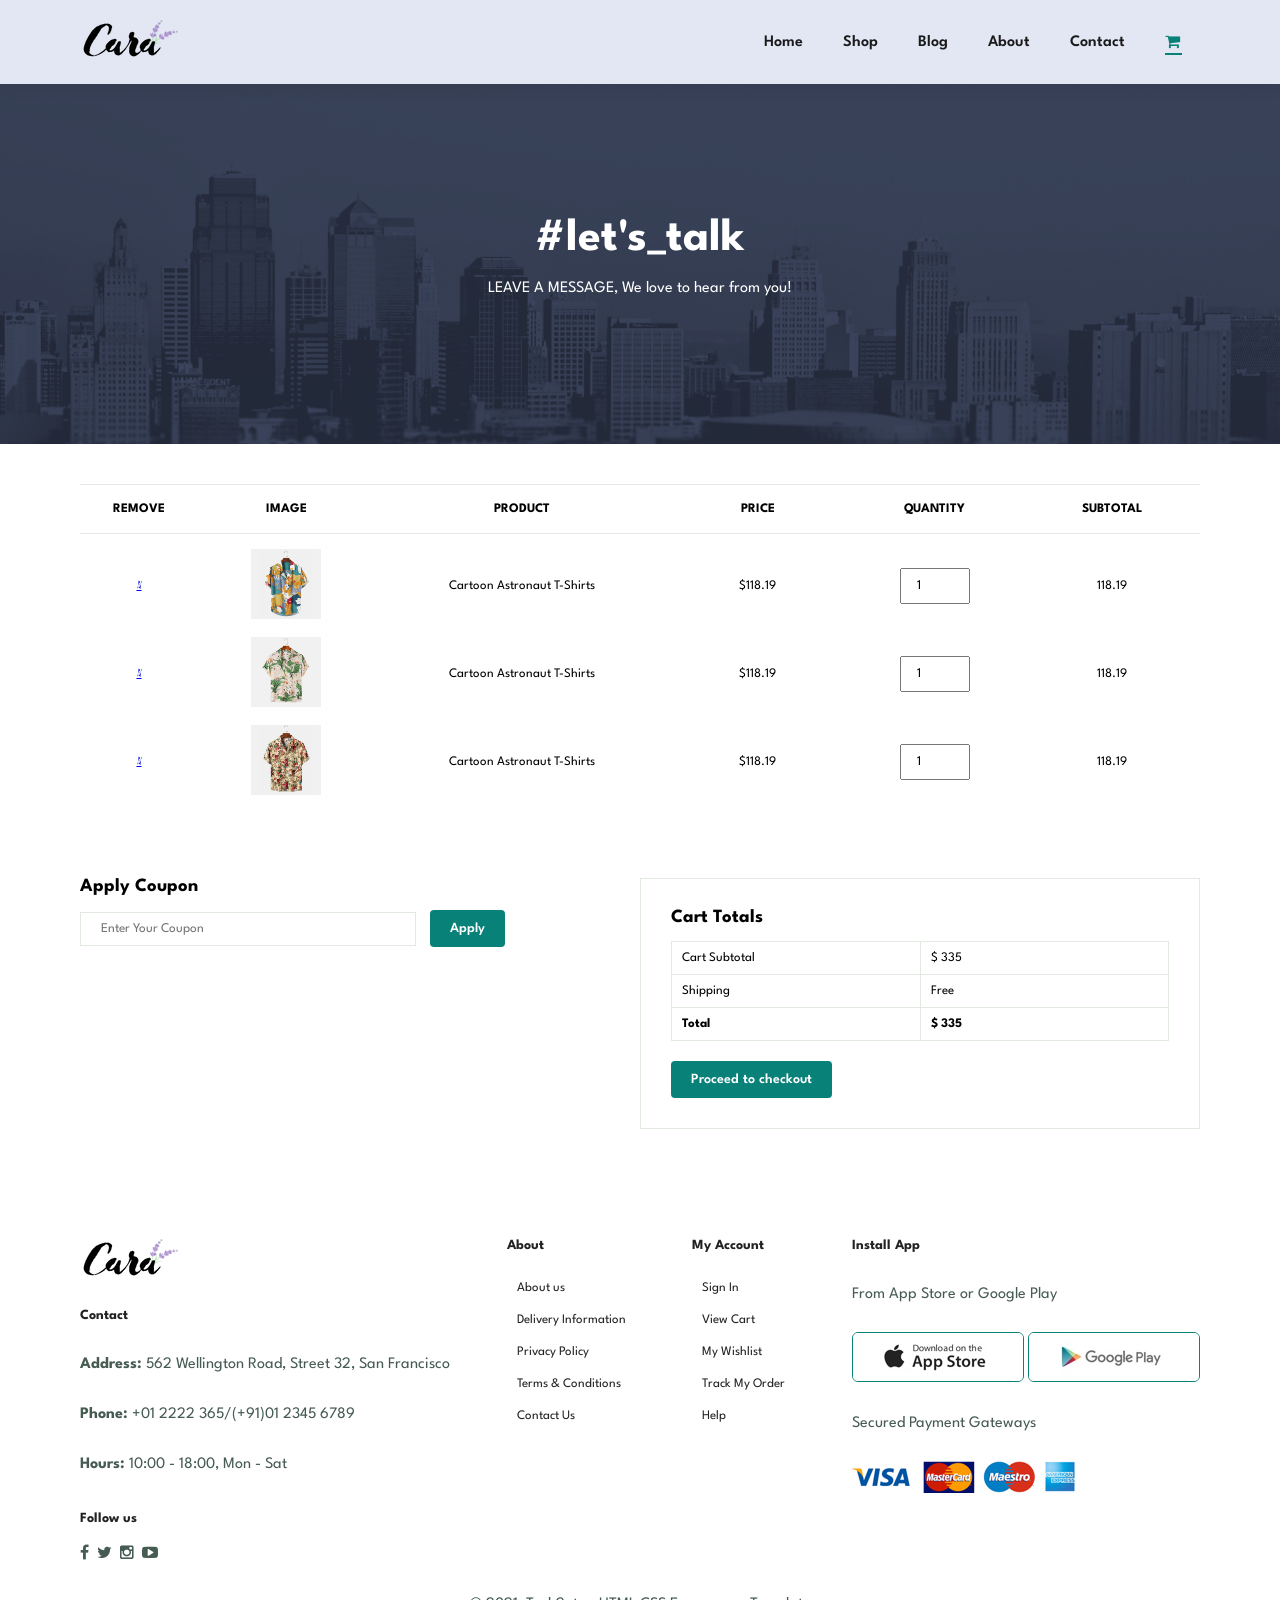
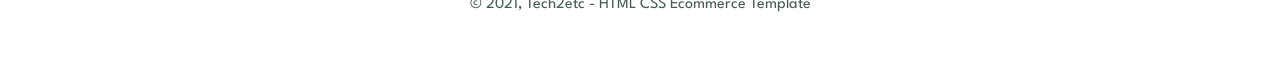
<file: cart.html>
<!DOCTYPE html>
<html lang="en">
<head>
    <meta charset="UTF-8">
    <meta http-equiv="X-UA-Compatible" content="IE=edge">
    <meta name="viewport" content="width=device-width, initial-scale=1.0">
    <title>Tech2etc Ecommerce Tutorial</title>

    <link rel="stylesheet" href="css/font-awesome.css">

    <link rel="stylesheet" href="css/style.css">


</head>

<body>
    
    <section id="header">
        <a href="#"><img src="img/logo.png" class="logo "alt=""></a>

        <div>
            <ul id="navbar">
                <li><a href="index.html">Home</a></li>
                <li><a href="shop.html">Shop</a></li>
                <li><a href="blog.html">Blog</a></li>
                <li><a href="about.html">About</a></li>
                <li><a href="contact.html">Contact</a></li>
                <li id="lg-bag"><a class="active" href="cart.html"><i class="fa fa-shopping-cart"></i></a></li>
                <a href="#" id="close"><i class="fa fa-times"></i></a>
            </ul>
        </div>
        <div id="mobile">
            
            <a href="cart.html"><i class="fa fa-shopping-cart"></i></a>
            <i id="bar" class="fa fa-outdent"></i>
        </div>
    </section>

    <section id="page-header" class="about-header">
        
        <h2>#let's_talk</h2>
        
        <p>LEAVE A MESSAGE, We love to hear from you! </p>
        

    </section>

    <section id="cart" class="section-p1">
        <table width="100%">
            <thead>
                <tr>
                    <td>Remove</td>
                    <td>Image</td>
                    <td>Product</td>
                    <td>Price</td>
                    <td>Quantity</td>
                    <td>Subtotal</td>
                </tr>
            </thead>
            <tbody>
                <tr>
                    <td><a href="#"><i class="far fa-times-circle"></i></a></td>
                    <td><img src="img/products/f1.jpg" alt=""></td>
                    <td>Cartoon Astronaut T-Shirts</td>
                    <td>$118.19</td>
                    <td><input type="number" value="1"></td>
                    <td>118.19</td>
                </tr>
                <tr>
                    <td><a href="#"><i class="far fa-times-circle"></i></a></td>
                    <td><img src="img/products/f2.jpg" alt=""></td>
                    <td>Cartoon Astronaut T-Shirts</td>
                    <td>$118.19</td>
                    <td><input type="number" value="1"></td>
                    <td>118.19</td>
                </tr>
                <tr>
                    <td><a href="#"><i class="far fa-times-circle"></i></a></td>
                    <td><img src="img/products/f3.jpg" alt=""></td>
                    <td>Cartoon Astronaut T-Shirts</td>
                    <td>$118.19</td>
                    <td><input type="number" value="1"></td>
                    <td>118.19</td>
                </tr>
            </tbody>
        </table>
    </section>

    <section id="cart-add" class="section-p1">
        <div id="coupon">
            <h3>Apply Coupon</h3>
            <div>
                <input type="text" placeholder="Enter Your Coupon">
                <button class="normal">Apply</button>
            </div>
        </div>

        <div id="subtotal">
            <h3>Cart Totals</h3>
            <table>
                <tr>
                    <td>Cart Subtotal</td>
                    <td>$ 335</td>
                </tr>
                <tr>
                    <td>Shipping</td>
                    <td>Free</td>
                </tr>
                <tr>
                    <td><strong>Total</strong></td>
                    <td><strong>$ 335</strong></td>
                </tr>
            </table>
            <button class="normal">Proceed to checkout</button>

        </div>

    </section>
    
    <footer class="section-p1">
        <div class="col">
            <img class="logo" src="img/logo.png" alt="">
            <h4>Contact</h4>
            <p><strong>Address:</strong> 562 Wellington Road, Street 32, San Francisco</p>
            <p><strong>Phone:</strong> +01 2222 365/(+91)01 2345 6789</p>
            <p><strong>Hours:</strong> 10:00 - 18:00, Mon - Sat</p>
            <div class="follow">
                <h4>Follow us</h4>
                <div class="icon">
                    <i class="fa fa-facebook" aria-hidden="true"></i>
                    <i class="fa fa-twitter" aria-hidden="true"></i>
                    <i class="fa fa-instagram" aria-hidden="true"></i>
                    <i class="fa fa-youtube-play" aria-hidden="true"></i>

                </div>
            </div>
        </div>

        <div class="col">
            <h4>About</h4>
            <a href="#">About us</a>
            <a href="#">Delivery Information</a>
            <a href="#">Privacy Policy</a>
            <a href="#">Terms & Conditions</a>
            <a href="#">Contact Us</a>
        </div>

        <div class="col">
            <h4>My Account</h4>
            <a href="#">Sign In</a>
            <a href="#">View Cart</a>
            <a href="#">My Wishlist</a>
            <a href="#">Track My Order</a>
            <a href="#">Help</a>
        </div>

        <div class="col install">
            <h4>Install App</h4>
            <p>From App Store or Google Play</p>
            <div class="row">
                <img src="img/pay/app.jpg" alt="">
                <img src="img/pay/play.jpg" alt="">
            </div>
            <p>Secured Payment Gateways</p>
            <img src="img/pay/pay.png" alt="">
        </div>
        <div class="copyright">
            <p>&#169; 2021, Tech2etc - HTML CSS Ecommerce Template</p>
        </div>

    </footer>

    <script src="js/script.js"></script>
</body>
</html>
</file>
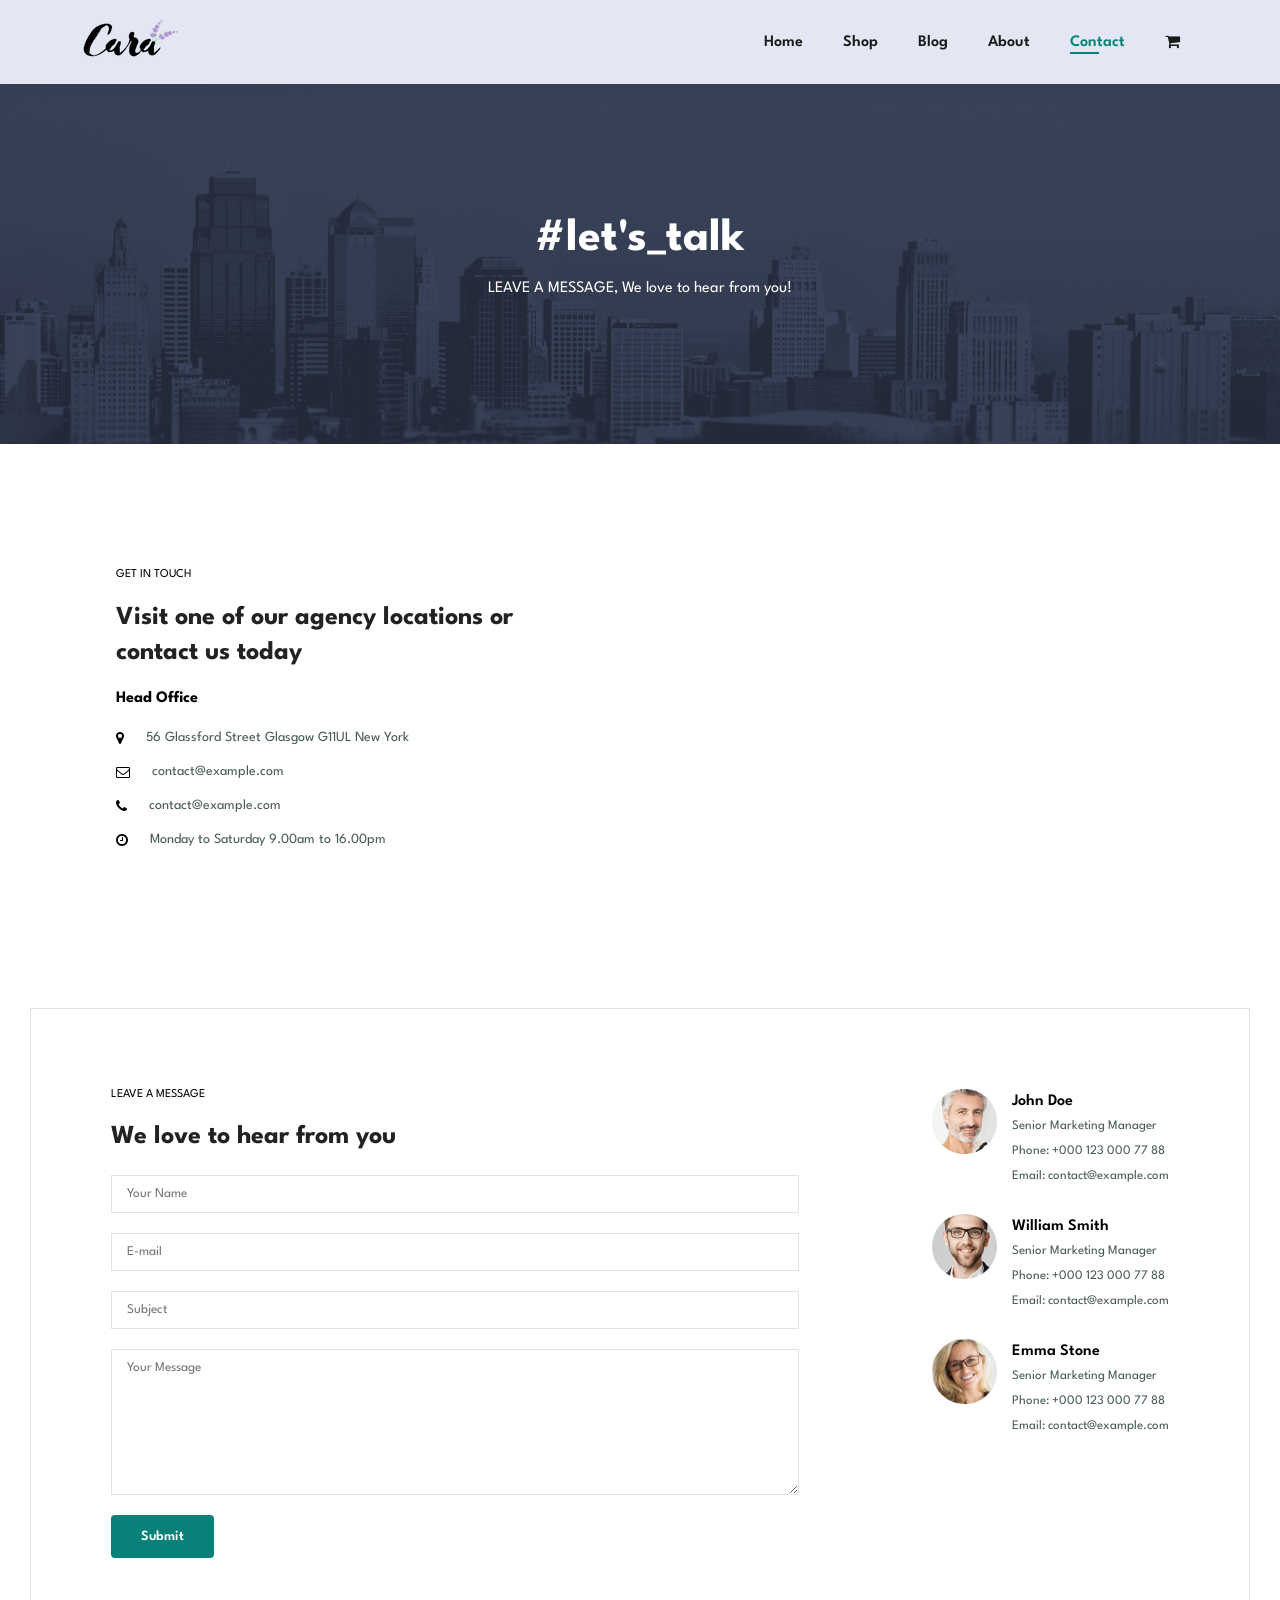
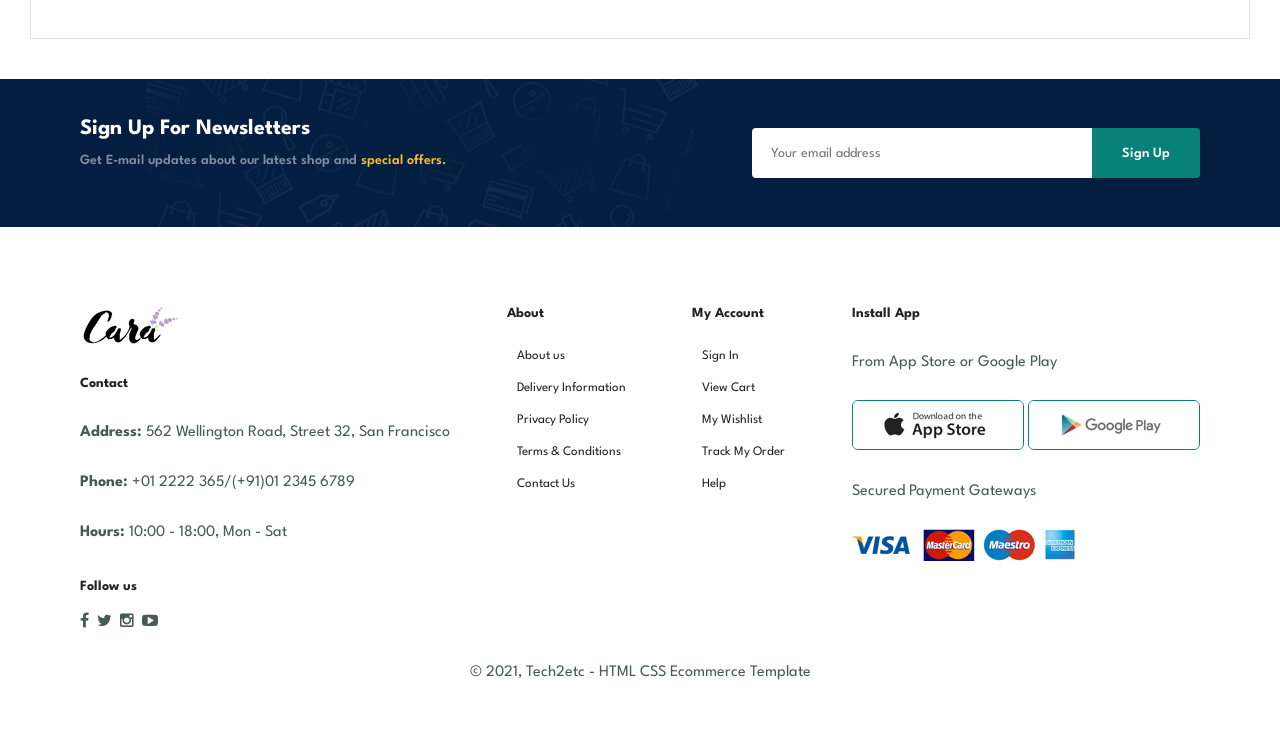
<file: contact.html>
<!DOCTYPE html>
<html lang="en">
<head>
    <meta charset="UTF-8">
    <meta http-equiv="X-UA-Compatible" content="IE=edge">
    <meta name="viewport" content="width=device-width, initial-scale=1.0">
    <title>Tech2etc Ecommerce Tutorial</title>

    <link rel="stylesheet" href="css/font-awesome.css">

    <link rel="stylesheet" href="css/style.css">


</head>

<body>
    
    <section id="header">
        <a href="#"><img src="img/logo.png" class="logo "alt=""></a>

        <div>
            <ul id="navbar">
                <li><a href="index.html">Home</a></li>
                <li><a href="shop.html">Shop</a></li>
                <li><a href="blog.html">Blog</a></li>
                <li><a href="about.html">About</a></li>
                <li><a class="active" href="contact.html">Contact</a></li>
                <li id="lg-bag"><a href="cart.html"><i class="fa fa-shopping-cart"></i></a></li>
                <a href="#" id="close"><i class="fa fa-times"></i></a>
            </ul>
        </div>
        <div id="mobile">
            
            <a href="cart.html"><i class="fa fa-shopping-cart"></i></a>
            <i id="bar" class="fa fa-outdent"></i>
        </div>


    </section>

    <section id="page-header" class="about-header">
        
        <h2>#let's_talk</h2>
        
        <p>LEAVE A MESSAGE, We love to hear from you! </p>
        

    </section>

    <section id="contact-details" class="section-p1">
        <div class="details">
            <span>GET IN TOUCH</span>
            <h2>Visit one of our agency locations or contact us today</h2>
            <h3>Head Office</h3>
            <div>
                <li>
                    <i class="fa fa-map-marker" aria-hidden="true"></i><p>56 Glassford Street Glasgow G11UL New York</p>
                </li>
                <li>
                    <i class="fa fa-envelope-o"></i><p>contact@example.com</p>
                </li>
                <li>
                    <i class="fa fa-phone"></i><p>contact@example.com</p>
                </li>
                <li>
                    <i class="fa fa-clock-o"></i><p>Monday to Saturday 9.00am to 16.00pm</p>
                </li>    
            </div>

        </div>
        <div class="map">
            <iframe src="https://www.google.com/maps/embed?pb=!1m18!1m12!1m3!1d2239.201287875526!2d-4.2559986839728055!3d55.859173991250344!2m3!1f0!2f0!3f0!3m2!1i1024!2i768!4f13.1!3m3!1m2!1s0x4888469f03efa42d%3A0x5c191719e616381a!2sNY%20American%20Grill%20%40%20Princes%20Square!5e0!3m2!1scs!2scz!4v1658365105573!5m2!1scs!2scz" width="600" height="450" style="border:0;" allowfullscreen="" loading="lazy" referrerpolicy="no-referrer-when-downgrade"></iframe>

        </div>

    </section>

    <section id="form-details">
        <form action="">
            <span>LEAVE A MESSAGE</span>
            <h2>We love to hear from you</h2>
            <input type="text" placeholder="Your Name">
            <input type="text" placeholder="E-mail">
            <input type="text" placeholder="Subject">
            <textarea name="" id="" cols="30" rows="10" placeholder="Your Message"></textarea>
            <button class="normal">Submit</button>
        </form>

        <div class="people">
            <div>
                <img src="img/people/1.png" alt="">
                <p>
                    <span>John Doe</span>
                    Senior Marketing Manager<br>
                    Phone: +000 123 000 77 88<br>
                    Email: contact@example.com<br>
                </p>
            </div>
            <div>
                <img src="img/people/2.png" alt="">
                <p>
                    <span>William Smith</span>
                    Senior Marketing Manager<br>
                    Phone: +000 123 000 77 88<br>
                    Email: contact@example.com<br>
                </p>
            </div>
            <div>
                <img src="img/people/3.png" alt="">
                <p>
                    <span>Emma Stone</span>
                    Senior Marketing Manager<br>
                    Phone: +000 123 000 77 88<br>
                    Email: contact@example.com<br>
                </p>
            </div>
        </div>
    </section>
    

    <section id="newsletter" class="section-p1 section-m1">
        <div class="newstext">
            <h4>Sign Up For Newsletters</h4>
            <p>Get E-mail updates about our latest shop and <span>special offers.</span></p>
        </div>
        <div class="form">
            <input type="text" placeholder="Your email address">
            <button class="normal">Sign Up</button>
        </div>
    </section>

    <footer class="section-p1">
        <div class="col">
            <img class="logo" src="img/logo.png" alt="">
            <h4>Contact</h4>
            <p><strong>Address:</strong> 562 Wellington Road, Street 32, San Francisco</p>
            <p><strong>Phone:</strong> +01 2222 365/(+91)01 2345 6789</p>
            <p><strong>Hours:</strong> 10:00 - 18:00, Mon - Sat</p>
            <div class="follow">
                <h4>Follow us</h4>
                <div class="icon">
                    <i class="fa fa-facebook" aria-hidden="true"></i>
                    <i class="fa fa-twitter" aria-hidden="true"></i>
                    <i class="fa fa-instagram" aria-hidden="true"></i>
                    <i class="fa fa-youtube-play" aria-hidden="true"></i>

                </div>
            </div>
        </div>

        <div class="col">
            <h4>About</h4>
            <a href="#">About us</a>
            <a href="#">Delivery Information</a>
            <a href="#">Privacy Policy</a>
            <a href="#">Terms & Conditions</a>
            <a href="#">Contact Us</a>
        </div>

        <div class="col">
            <h4>My Account</h4>
            <a href="#">Sign In</a>
            <a href="#">View Cart</a>
            <a href="#">My Wishlist</a>
            <a href="#">Track My Order</a>
            <a href="#">Help</a>
        </div>

        <div class="col install">
            <h4>Install App</h4>
            <p>From App Store or Google Play</p>
            <div class="row">
                <img src="img/pay/app.jpg" alt="">
                <img src="img/pay/play.jpg" alt="">
            </div>
            <p>Secured Payment Gateways</p>
            <img src="img/pay/pay.png" alt="">
        </div>
        <div class="copyright">
            <p>&#169; 2021, Tech2etc - HTML CSS Ecommerce Template</p>
        </div>

    </footer>

    <script src="js/script.js"></script>
</body>
</html>
</file>
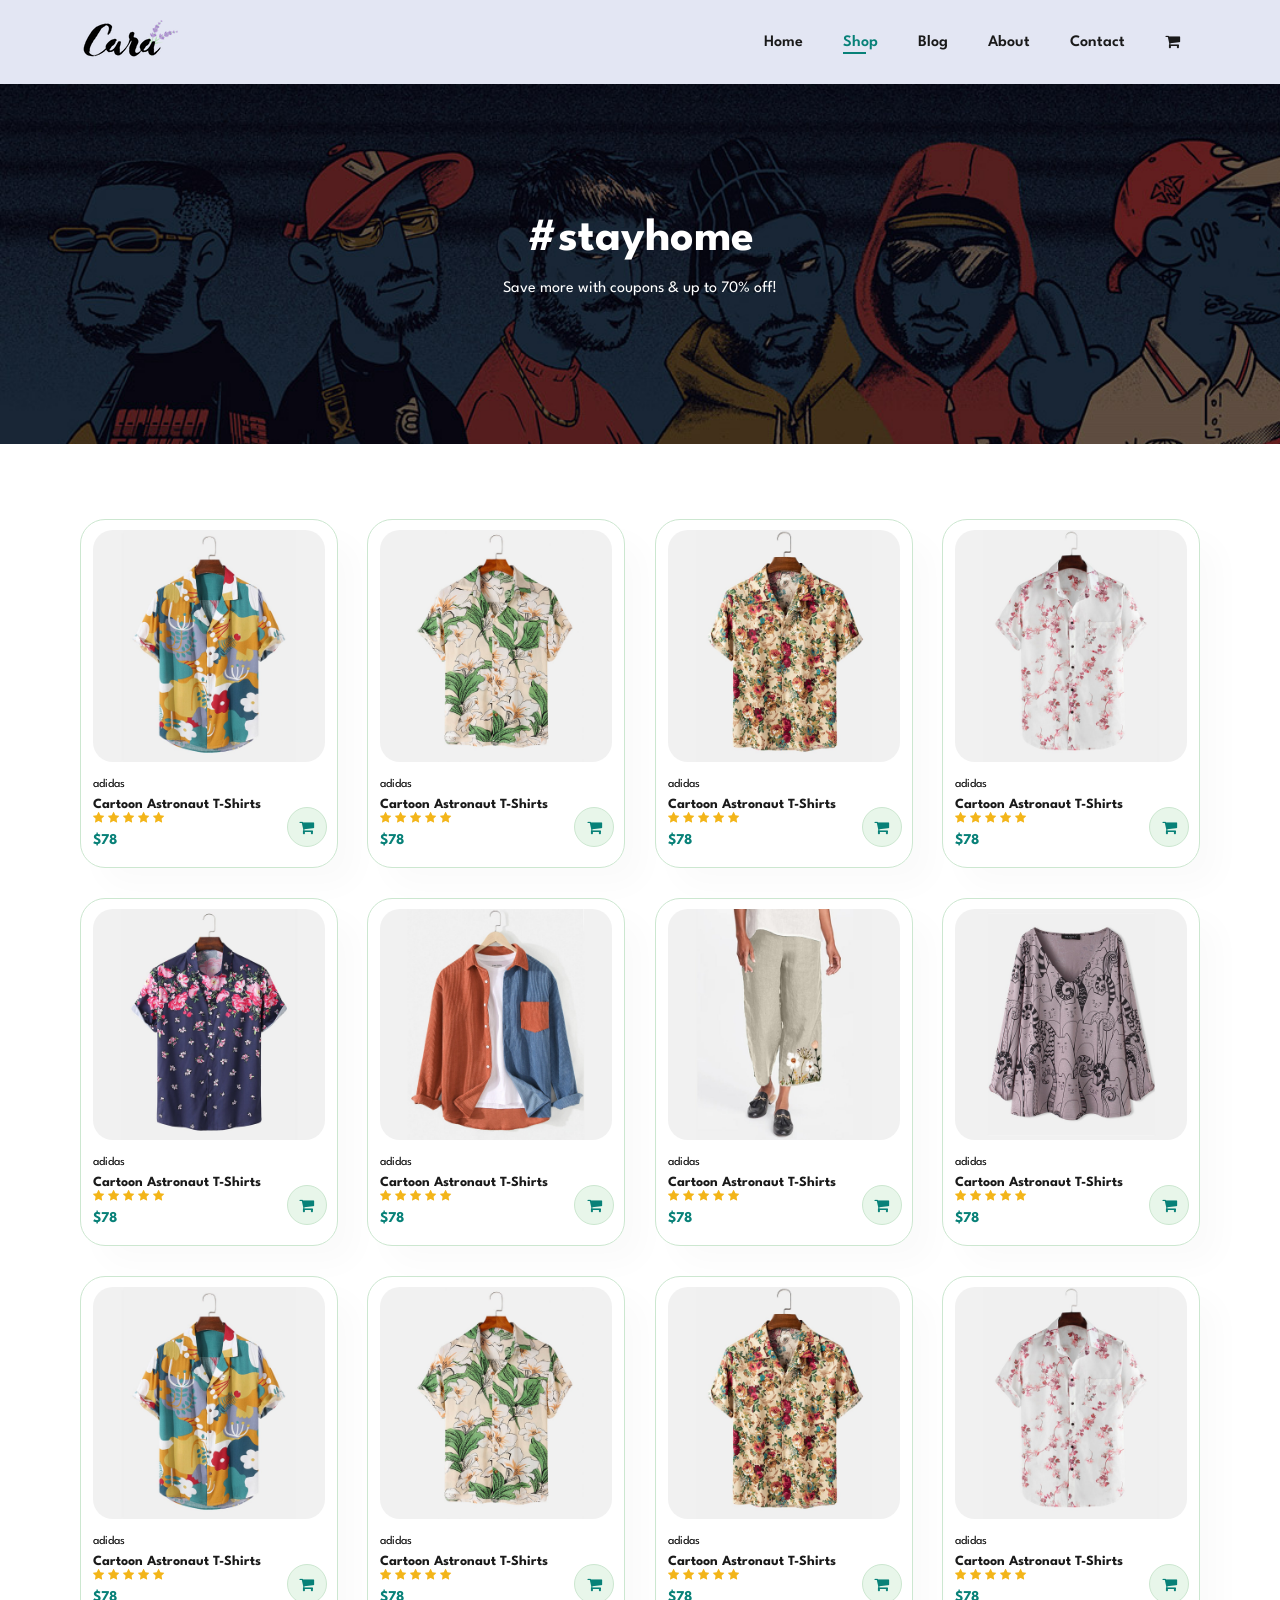
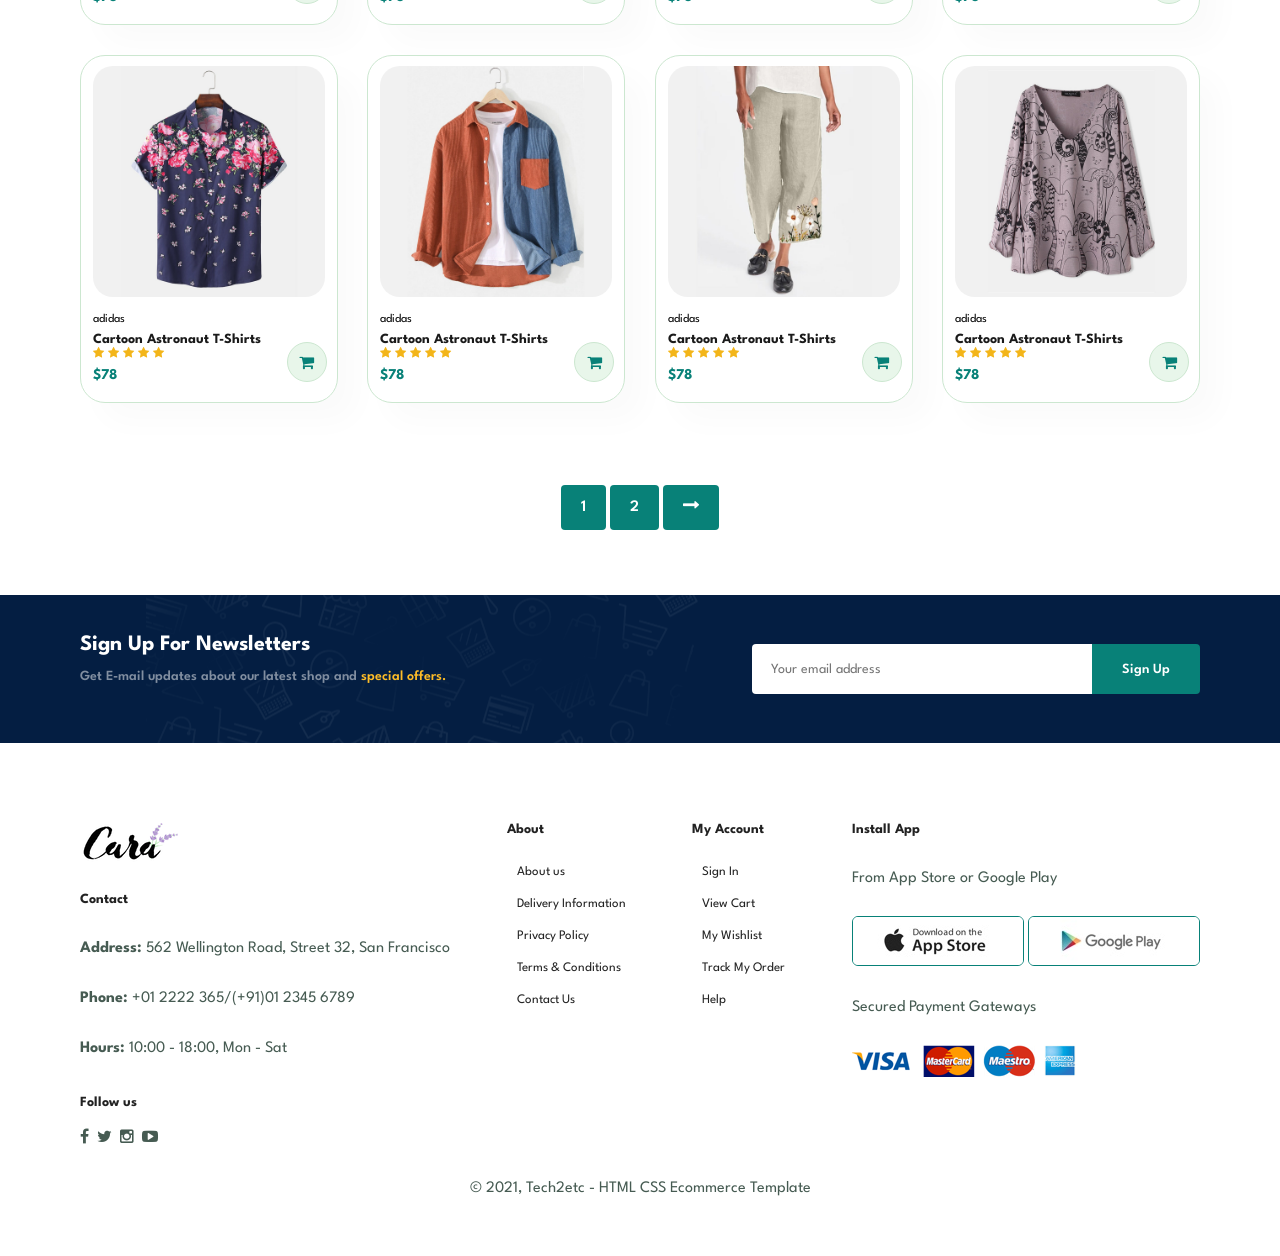
<file: shop.html>
<!DOCTYPE html>
<html lang="en">
<head>
    <meta charset="UTF-8">
    <meta http-equiv="X-UA-Compatible" content="IE=edge">
    <meta name="viewport" content="width=device-width, initial-scale=1.0">
    <title>Tech2etc Ecommerce Tutorial</title>

    <link rel="stylesheet" href="css/font-awesome.css">

    <link rel="stylesheet" href="css/style.css">


</head>

<body>
    
    <section id="header">
        <a href="#"><img src="img/logo.png" class="logo "alt=""></a>

        <div>
            <ul id="navbar">
                <li><a href="index.html">Home</a></li>
                <li><a class="active" href="shop.html">Shop</a></li>
                <li><a href="blog.html">Blog</a></li>
                <li><a href="about.html">About</a></li>
                <li><a href="contact.html">Contact</a></li>
                <li id="lg-bag"><a href="cart.html"><i class="fa fa-shopping-cart"></i></a></li>
                <a href="#" id="close"><i class="fa fa-times"></i></a>
            </ul>
        </div>
        <div id="mobile">
            
            <a href="cart.html"><i class="fa fa-shopping-cart"></i></a>
            <i id="bar" class="fa fa-outdent"></i>
        </div>


    </section>

    <section id="page-header">
        
        <h2>#stayhome</h2>
        
        <p>Save more with coupons & up to 70% off! </p>
        

    </section>

    <section id="product1" class="section-p1">
        
        <div class="pro-container">
            <div class="pro" onclick="window.location.href='sproduct.html';">
                <img src="img/products/f1.jpg" alt="">
                <div class="des">
                    <span>adidas</span>
                    <h5>Cartoon Astronaut T-Shirts</h5>
                    <div class="star">
                        <i class="fa fa-star"></i>
                        <i class="fa fa-star"></i>
                        <i class="fa fa-star"></i>
                        <i class="fa fa-star"></i>
                        <i class="fa fa-star"></i>
                    </div>
                    <h4>$78</h4>
                </div>
                <a href="#"><i class="fa fa-shopping-cart cart"></i></a>
            </div>
            <div class="pro">
                <img src="img/products/f2.jpg" alt="">
                <div class="des">
                    <span>adidas</span>
                    <h5>Cartoon Astronaut T-Shirts</h5>
                    <div class="star">
                        <i class="fa fa-star"></i>
                        <i class="fa fa-star"></i>
                        <i class="fa fa-star"></i>
                        <i class="fa fa-star"></i>
                        <i class="fa fa-star"></i>
                    </div>
                    <h4>$78</h4>
                </div>
                <a href="#"><i class="fa fa-shopping-cart cart"></i></a>
            </div>
            <div class="pro">
                <img src="img/products/f3.jpg" alt="">
                <div class="des">
                    <span>adidas</span>
                    <h5>Cartoon Astronaut T-Shirts</h5>
                    <div class="star">
                        <i class="fa fa-star"></i>
                        <i class="fa fa-star"></i>
                        <i class="fa fa-star"></i>
                        <i class="fa fa-star"></i>
                        <i class="fa fa-star"></i>
                    </div>
                    <h4>$78</h4>
                </div>
                <a href="#"><i class="fa fa-shopping-cart cart"></i></a>
            </div>
            <div class="pro">
                <img src="img/products/f4.jpg" alt="">
                <div class="des">
                    <span>adidas</span>
                    <h5>Cartoon Astronaut T-Shirts</h5>
                    <div class="star">
                        <i class="fa fa-star"></i>
                        <i class="fa fa-star"></i>
                        <i class="fa fa-star"></i>
                        <i class="fa fa-star"></i>
                        <i class="fa fa-star"></i>
                    </div>
                    <h4>$78</h4>
                </div>
                <a href="#"><i class="fa fa-shopping-cart cart"></i></a>
            </div>
            <div class="pro">
                <img src="img/products/f5.jpg" alt="">
                <div class="des">
                    <span>adidas</span>
                    <h5>Cartoon Astronaut T-Shirts</h5>
                    <div class="star">
                        <i class="fa fa-star"></i>
                        <i class="fa fa-star"></i>
                        <i class="fa fa-star"></i>
                        <i class="fa fa-star"></i>
                        <i class="fa fa-star"></i>
                    </div>
                    <h4>$78</h4>
                </div>
                <a href="#"><i class="fa fa-shopping-cart cart"></i></a>
            </div>
            <div class="pro">
                <img src="img/products/f6.jpg" alt="">
                <div class="des">
                    <span>adidas</span>
                    <h5>Cartoon Astronaut T-Shirts</h5>
                    <div class="star">
                        <i class="fa fa-star"></i>
                        <i class="fa fa-star"></i>
                        <i class="fa fa-star"></i>
                        <i class="fa fa-star"></i>
                        <i class="fa fa-star"></i>
                    </div>
                    <h4>$78</h4>
                </div>
                <a href="#"><i class="fa fa-shopping-cart cart"></i></a>
            </div>
            <div class="pro">
                <img src="img/products/f7.jpg" alt="">
                <div class="des">
                    <span>adidas</span>
                    <h5>Cartoon Astronaut T-Shirts</h5>
                    <div class="star">
                        <i class="fa fa-star"></i>
                        <i class="fa fa-star"></i>
                        <i class="fa fa-star"></i>
                        <i class="fa fa-star"></i>
                        <i class="fa fa-star"></i>
                    </div>
                    <h4>$78</h4>
                </div>
                <a href="#"><i class="fa fa-shopping-cart cart"></i></a>
            </div>
            <div class="pro">
                <img src="img/products/f8.jpg" alt="">
                <div class="des">
                    <span>adidas</span>
                    <h5>Cartoon Astronaut T-Shirts</h5>
                    <div class="star">
                        <i class="fa fa-star"></i>
                        <i class="fa fa-star"></i>
                        <i class="fa fa-star"></i>
                        <i class="fa fa-star"></i>
                        <i class="fa fa-star"></i>
                    </div>
                    <h4>$78</h4>
                </div>
                <a href="#"><i class="fa fa-shopping-cart cart"></i></a>
            </div>
        
            <div class="pro">
                <img src="img/products/f1.jpg" alt="">
                <div class="des">
                    <span>adidas</span>
                    <h5>Cartoon Astronaut T-Shirts</h5>
                    <div class="star">
                        <i class="fa fa-star"></i>
                        <i class="fa fa-star"></i>
                        <i class="fa fa-star"></i>
                        <i class="fa fa-star"></i>
                        <i class="fa fa-star"></i>
                    </div>
                    <h4>$78</h4>
                </div>
                <a href="#"><i class="fa fa-shopping-cart cart"></i></a>
            </div>
            <div class="pro">
                <img src="img/products/f2.jpg" alt="">
                <div class="des">
                    <span>adidas</span>
                    <h5>Cartoon Astronaut T-Shirts</h5>
                    <div class="star">
                        <i class="fa fa-star"></i>
                        <i class="fa fa-star"></i>
                        <i class="fa fa-star"></i>
                        <i class="fa fa-star"></i>
                        <i class="fa fa-star"></i>
                    </div>
                    <h4>$78</h4>
                </div>
                <a href="#"><i class="fa fa-shopping-cart cart"></i></a>
            </div>
            <div class="pro">
                <img src="img/products/f3.jpg" alt="">
                <div class="des">
                    <span>adidas</span>
                    <h5>Cartoon Astronaut T-Shirts</h5>
                    <div class="star">
                        <i class="fa fa-star"></i>
                        <i class="fa fa-star"></i>
                        <i class="fa fa-star"></i>
                        <i class="fa fa-star"></i>
                        <i class="fa fa-star"></i>
                    </div>
                    <h4>$78</h4>
                </div>
                <a href="#"><i class="fa fa-shopping-cart cart"></i></a>
            </div>
            <div class="pro">
                <img src="img/products/f4.jpg" alt="">
                <div class="des">
                    <span>adidas</span>
                    <h5>Cartoon Astronaut T-Shirts</h5>
                    <div class="star">
                        <i class="fa fa-star"></i>
                        <i class="fa fa-star"></i>
                        <i class="fa fa-star"></i>
                        <i class="fa fa-star"></i>
                        <i class="fa fa-star"></i>
                    </div>
                    <h4>$78</h4>
                </div>
                <a href="#"><i class="fa fa-shopping-cart cart"></i></a>
            </div>
            <div class="pro">
                <img src="img/products/f5.jpg" alt="">
                <div class="des">
                    <span>adidas</span>
                    <h5>Cartoon Astronaut T-Shirts</h5>
                    <div class="star">
                        <i class="fa fa-star"></i>
                        <i class="fa fa-star"></i>
                        <i class="fa fa-star"></i>
                        <i class="fa fa-star"></i>
                        <i class="fa fa-star"></i>
                    </div>
                    <h4>$78</h4>
                </div>
                <a href="#"><i class="fa fa-shopping-cart cart"></i></a>
            </div>
            <div class="pro">
                <img src="img/products/f6.jpg" alt="">
                <div class="des">
                    <span>adidas</span>
                    <h5>Cartoon Astronaut T-Shirts</h5>
                    <div class="star">
                        <i class="fa fa-star"></i>
                        <i class="fa fa-star"></i>
                        <i class="fa fa-star"></i>
                        <i class="fa fa-star"></i>
                        <i class="fa fa-star"></i>
                    </div>
                    <h4>$78</h4>
                </div>
                <a href="#"><i class="fa fa-shopping-cart cart"></i></a>
            </div>
            <div class="pro">
                <img src="img/products/f7.jpg" alt="">
                <div class="des">
                    <span>adidas</span>
                    <h5>Cartoon Astronaut T-Shirts</h5>
                    <div class="star">
                        <i class="fa fa-star"></i>
                        <i class="fa fa-star"></i>
                        <i class="fa fa-star"></i>
                        <i class="fa fa-star"></i>
                        <i class="fa fa-star"></i>
                    </div>
                    <h4>$78</h4>
                </div>
                <a href="#"><i class="fa fa-shopping-cart cart"></i></a>
            </div>
            <div class="pro">
                <img src="img/products/f8.jpg" alt="">
                <div class="des">
                    <span>adidas</span>
                    <h5>Cartoon Astronaut T-Shirts</h5>
                    <div class="star">
                        <i class="fa fa-star"></i>
                        <i class="fa fa-star"></i>
                        <i class="fa fa-star"></i>
                        <i class="fa fa-star"></i>
                        <i class="fa fa-star"></i>
                    </div>
                    <h4>$78</h4>
                </div>
                <a href="#"><i class="fa fa-shopping-cart cart"></i></a>
            </div>
        </div>
    </section>

    <section id="pagination" class="section-p1">
        <a href="#">1</a>
        <a href="#">2</a>
        <a href="#"><i class="fa fa-long-arrow-right"></i></a>

    </section>
    
    <section id="newsletter" class="section-p1 section-m1">
        <div class="newstext">
            <h4>Sign Up For Newsletters</h4>
            <p>Get E-mail updates about our latest shop and <span>special offers.</span></p>
        </div>
        <div class="form">
            <input type="text" placeholder="Your email address">
            <button class="normal">Sign Up</button>
        </div>
    </section>

    <footer class="section-p1">
        <div class="col">
            <img class="logo" src="img/logo.png" alt="">
            <h4>Contact</h4>
            <p><strong>Address:</strong> 562 Wellington Road, Street 32, San Francisco</p>
            <p><strong>Phone:</strong> +01 2222 365/(+91)01 2345 6789</p>
            <p><strong>Hours:</strong> 10:00 - 18:00, Mon - Sat</p>
            <div class="follow">
                <h4>Follow us</h4>
                <div class="icon">
                    <i class="fa fa-facebook" aria-hidden="true"></i>
                    <i class="fa fa-twitter" aria-hidden="true"></i>
                    <i class="fa fa-instagram" aria-hidden="true"></i>
                    <i class="fa fa-youtube-play" aria-hidden="true"></i>

                </div>
            </div>
        </div>

        <div class="col">
            <h4>About</h4>
            <a href="#">About us</a>
            <a href="#">Delivery Information</a>
            <a href="#">Privacy Policy</a>
            <a href="#">Terms & Conditions</a>
            <a href="#">Contact Us</a>
        </div>

        <div class="col">
            <h4>My Account</h4>
            <a href="#">Sign In</a>
            <a href="#">View Cart</a>
            <a href="#">My Wishlist</a>
            <a href="#">Track My Order</a>
            <a href="#">Help</a>
        </div>

        <div class="col install">
            <h4>Install App</h4>
            <p>From App Store or Google Play</p>
            <div class="row">
                <img src="img/pay/app.jpg" alt="">
                <img src="img/pay/play.jpg" alt="">
            </div>
            <p>Secured Payment Gateways</p>
            <img src="img/pay/pay.png" alt="">
        </div>
        <div class="copyright">
            <p>&#169; 2021, Tech2etc - HTML CSS Ecommerce Template</p>
        </div>

    </footer>

    <script src="js/script.js"></script>
</body>
</html>
</file>
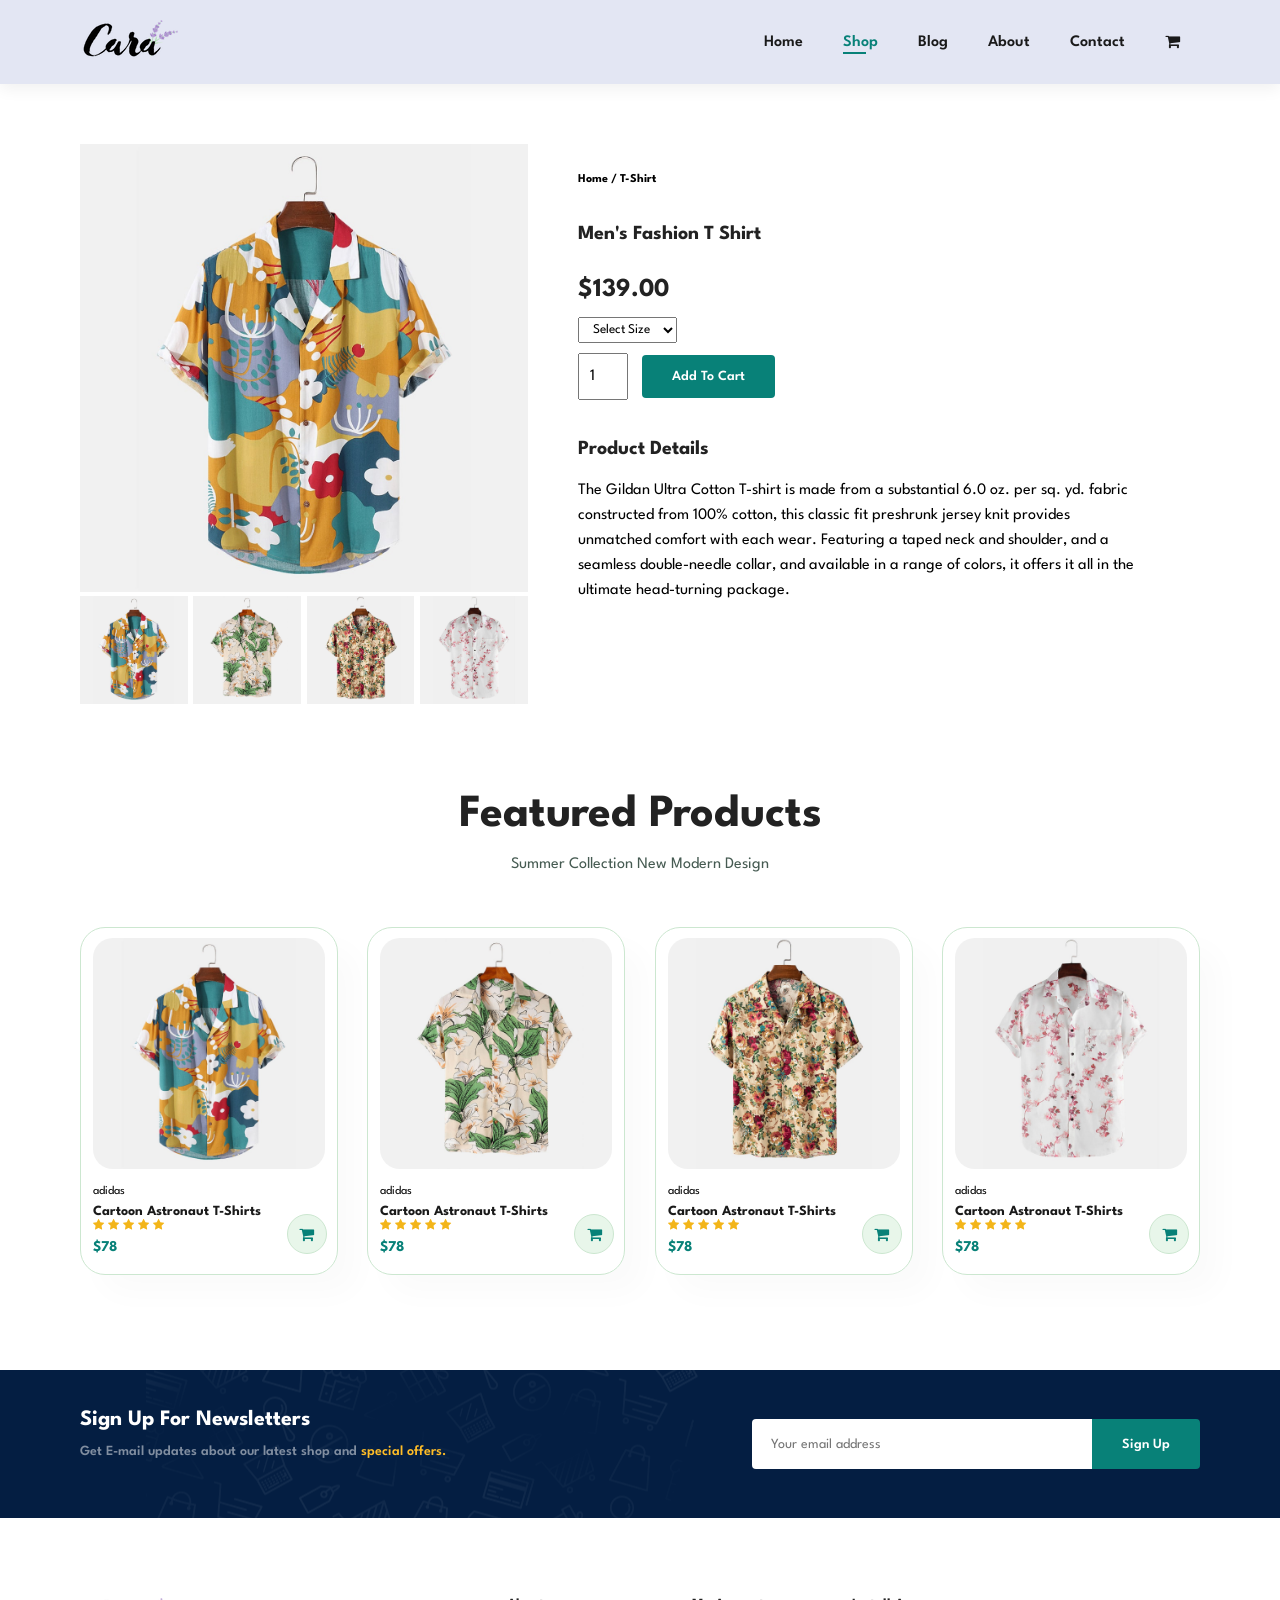
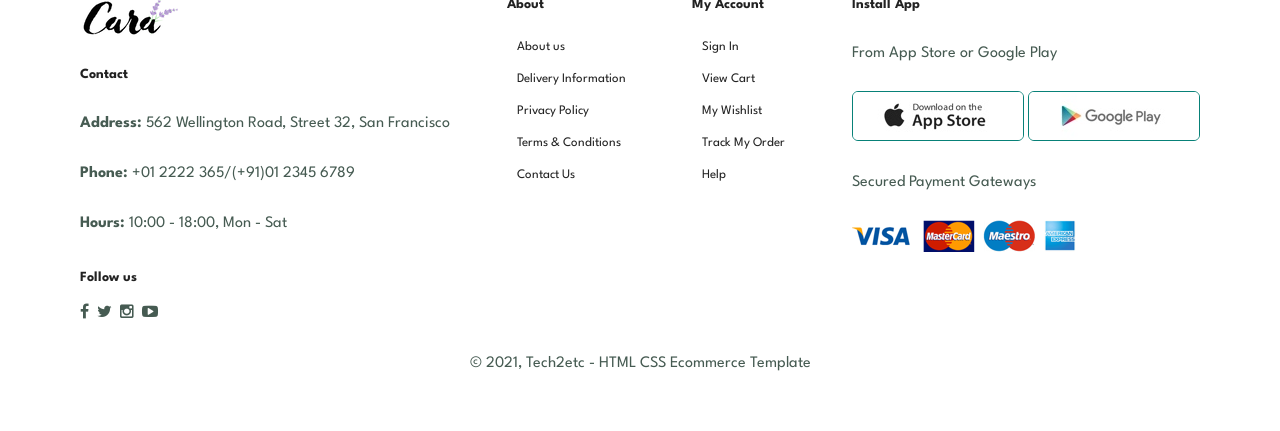
<file: sproduct.html>
<!DOCTYPE html>
<html lang="en">
<head>
    <meta charset="UTF-8">
    <meta http-equiv="X-UA-Compatible" content="IE=edge">
    <meta name="viewport" content="width=device-width, initial-scale=1.0">
    <title>Tech2etc Ecommerce Tutorial</title>

    <link rel="stylesheet" href="css/font-awesome.css">

    <link rel="stylesheet" href="css/style.css">


</head>
<body>
    
    <section id="header">
        <a href="#"><img src="img/logo.png" class="logo "alt=""></a>

        <div>
            <ul id="navbar">
                <li><a href="index.html">Home</a></li>
                <li><a class="active" href="shop.html">Shop</a></li>
                <li><a href="blog.html">Blog</a></li>
                <li><a href="about.html">About</a></li>
                <li><a href="contact.html">Contact</a></li>
                <li id="lg-bag"><a href="cart.html"><i class="fa fa-shopping-cart"></i></a></li>
                <a href="#" id="close"><i class="fa fa-times"></i></a>
            </ul>
        </div>
        <div id="mobile">
            
            <a href="cart.html"><i class="fa fa-shopping-cart"></i></a>
            <i id="bar" class="fa fa-outdent"></i>
        </div>


    </section>

    <section id="prodetails" class="section-p1">
        <div class="single-pro-image">
            <img src="img/products/f1.jpg" width="100%" id="MainImg" alt="">
            <div class="small-img-group">
                <div class="small-img-col">
                    <img src="img/products/f1.jpg" width="100%" class="small-img" alt="">
                </div>
                <div class="small-img-col">
                    <img src="img/products/f2.jpg" width="100%" class="small-img" alt="">
                </div>
                <div class="small-img-col">
                    <img src="img/products/f3.jpg" width="100%" class="small-img" alt="">
                </div>
                <div class="small-img-col">
                    <img src="img/products/f4.jpg" width="100%" class="small-img" alt="">
                </div>
            </div>

        </div>
        <div class="single-pro-details">
            <h6>Home / T-Shirt</h6>
            <h4>Men's Fashion T Shirt</h4>
            <h2>$139.00</h2>
            <select>
                <option>Select Size</option>
                <option>Small</option>
                <option>Medium</option>
                <option>Large</option>
                <option>XL</option>
                <option>XXL</option>
            </select>
            <input type="number" value="1">
            <button class="normal">Add To Cart</button>
            <h4>Product Details</h4>
            <span>The Gildan Ultra Cotton T-shirt is made from a substantial 6.0 oz. per
            sq. yd. fabric constructed from 100% cotton, this classic fit preshrunk jersey
            knit provides unmatched comfort with each wear. Featuring a taped neck and
            shoulder, and a seamless double-needle collar, and available in a range of
            colors, it offers it all in the ultimate head-turning package.
            </span>

        </div>
    </section>

    <section id="product1" class="section-p1">
        <h2>Featured Products</h2>
        <p>Summer Collection New Modern Design</p>
        <div class="pro-container">
            <div class="pro">
                <img src="img/products/f1.jpg" alt="">
                <div class="des">
                    <span>adidas</span>
                    <h5>Cartoon Astronaut T-Shirts</h5>
                    <div class="star">
                        <i class="fa fa-star"></i>
                        <i class="fa fa-star"></i>
                        <i class="fa fa-star"></i>
                        <i class="fa fa-star"></i>
                        <i class="fa fa-star"></i>
                    </div>
                    <h4>$78</h4>
                </div>
                <a href="#"><i class="fa fa-shopping-cart cart"></i></a>
            </div>
            <div class="pro">
                <img src="img/products/f2.jpg" alt="">
                <div class="des">
                    <span>adidas</span>
                    <h5>Cartoon Astronaut T-Shirts</h5>
                    <div class="star">
                        <i class="fa fa-star"></i>
                        <i class="fa fa-star"></i>
                        <i class="fa fa-star"></i>
                        <i class="fa fa-star"></i>
                        <i class="fa fa-star"></i>
                    </div>
                    <h4>$78</h4>
                </div>
                <a href="#"><i class="fa fa-shopping-cart cart"></i></a>
            </div>
            <div class="pro">
                <img src="img/products/f3.jpg" alt="">
                <div class="des">
                    <span>adidas</span>
                    <h5>Cartoon Astronaut T-Shirts</h5>
                    <div class="star">
                        <i class="fa fa-star"></i>
                        <i class="fa fa-star"></i>
                        <i class="fa fa-star"></i>
                        <i class="fa fa-star"></i>
                        <i class="fa fa-star"></i>
                    </div>
                    <h4>$78</h4>
                </div>
                <a href="#"><i class="fa fa-shopping-cart cart"></i></a>
            </div>
            <div class="pro">
                <img src="img/products/f4.jpg" alt="">
                <div class="des">
                    <span>adidas</span>
                    <h5>Cartoon Astronaut T-Shirts</h5>
                    <div class="star">
                        <i class="fa fa-star"></i>
                        <i class="fa fa-star"></i>
                        <i class="fa fa-star"></i>
                        <i class="fa fa-star"></i>
                        <i class="fa fa-star"></i>
                    </div>
                    <h4>$78</h4>
                </div>
                <a href="#"><i class="fa fa-shopping-cart cart"></i></a>
            </div>
            
        </div>
    </section>
    
    <section id="newsletter" class="section-p1 section-m1">
        <div class="newstext">
            <h4>Sign Up For Newsletters</h4>
            <p>Get E-mail updates about our latest shop and <span>special offers.</span></p>
        </div>
        <div class="form">
            <input type="text" placeholder="Your email address">
            <button class="normal">Sign Up</button>
        </div>
    </section>

    <footer class="section-p1">
        <div class="col">
            <img class="logo" src="img/logo.png" alt="">
            <h4>Contact</h4>
            <p><strong>Address:</strong> 562 Wellington Road, Street 32, San Francisco</p>
            <p><strong>Phone:</strong> +01 2222 365/(+91)01 2345 6789</p>
            <p><strong>Hours:</strong> 10:00 - 18:00, Mon - Sat</p>
            <div class="follow">
                <h4>Follow us</h4>
                <div class="icon">
                    <i class="fa fa-facebook" aria-hidden="true"></i>
                    <i class="fa fa-twitter" aria-hidden="true"></i>
                    <i class="fa fa-instagram" aria-hidden="true"></i>
                    <i class="fa fa-youtube-play" aria-hidden="true"></i>

                </div>
            </div>
        </div>

        <div class="col">
            <h4>About</h4>
            <a href="#">About us</a>
            <a href="#">Delivery Information</a>
            <a href="#">Privacy Policy</a>
            <a href="#">Terms & Conditions</a>
            <a href="#">Contact Us</a>
        </div>

        <div class="col">
            <h4>My Account</h4>
            <a href="#">Sign In</a>
            <a href="#">View Cart</a>
            <a href="#">My Wishlist</a>
            <a href="#">Track My Order</a>
            <a href="#">Help</a>
        </div>

        <div class="col install">
            <h4>Install App</h4>
            <p>From App Store or Google Play</p>
            <div class="row">
                <img src="img/pay/app.jpg" alt="">
                <img src="img/pay/play.jpg" alt="">
            </div>
            <p>Secured Payment Gateways</p>
            <img src="img/pay/pay.png" alt="">
        </div>
        <div class="copyright">
            <p>&#169; 2021, Tech2etc - HTML CSS Ecommerce Template</p>
        </div>

    </footer>

    <script>
        var MainImg = document.getElementById("MainImg");
        var smallimg = document.getElementsByClassName("small-img");

        smallimg[0].onclick = function(){
            MainImg.src = smallimg[0].src;
        }
        smallimg[1].onclick = function(){
            MainImg.src = smallimg[1].src;
        }
        smallimg[2].onclick = function(){
            MainImg.src = smallimg[2].src;
        }
        smallimg[3].onclick = function(){
            MainImg.src = smallimg[3].src;
        }
    </script>



    <script src="js/script.js"></script>
</body>
</html>
</file>
<file: css/style.css>
@import url('https://fonts.googleapis.com/css2?family=League+Spartan:wght@100;200;300;400;500;600;700;800;900&display=swap');

* {
    margin: 0;
    padding: 0;
    box-sizing: border-box;
    font-family: 'League Spartan', sans-serif;
}

h1 {
    font-size: 50px;
    line-height: 64px;
    color: #222;
}

h2 {
    font-size: 46px;
    line-height: 54px;
    color: #222;
}

h4 {
    font-size: 20px;
    color: #222;
}

h6 {
    font-weight: 700;
    font-size: 12px;
}

p {
    font-size: 16px;
    color: #465b52;
    margin: 15px 0 20px 0;
}

.section-p1 {
    padding: 40px 80px;

}

.section-m1 {
    margin: 40px 0;
}

button.normal {
    font-size: 14px;
    font-weight: 600;
    padding: 15px 30px;
    color: #000000;
    background-color: #ffffff;
    border-radius: 4px;
    cursor: pointer;
    border: none;
    outline: none;
    transition: 0.2s;
}

button.white {
    font-size: 13px;
    font-weight: 600;
    padding: 11px 18px;
    color: #ffffff;
    background-color: transparent;
    cursor: pointer;
    border: 1px solid #ffffff;
    outline: none;
    transition: 0.2s;
}

body {
    width: 100%;
}

/* Header Start */
/*  
    poznámky
    - v této sekci použit speciální EFEKT podtrhávání vybrané stránky 
    (výukové video 27:21)
*/
#header {
    display: flex;
    align-items: center;
    justify-content: space-between;
    padding: 20px 80px;
    background: #E3E6F3;
    box-shadow: 0 5px 15px rgba(0, 0, 0, 0.06);
    z-index: 999;
    position: sticky;
    top: 0;
    left: 0;

}

#navbar {
    display: flex;
    align-items: center;
    justify-content: center;
}

#navbar li {
    list-style: none;
    padding: 0 20px;
    position: relative;
}

#navbar li a {
    text-decoration: none;
    font-size: 16px;
    font-weight: 600;
    color: #1a1a1a;
    transition: 0.3s ease;
}

#navbar li a:hover,
#navbar li a.active {
    color: #088178;
}

#navbar li a.active::after,
#navbar li a:hover::after {
    content: "";
    width: 30%;
    height: 2px;
    background: #088178;
    position: absolute;
    bottom: -4px;
    left: 20px;
}

#mobile {
    display: none;
    align-items: center;
}

#close {
    display: none;
}

/* Home Page */
/* #hero h4,
#hero h2,
#hero h1,
#hero p {
    text-decoration: none;
} */

#hero {
    background-image: url("../img/hero4.png");
    height: 90vh;
    width: 100%;
    background-size: cover;
    background-position: top 25% right 0;
    padding: 0 80px;
    display: flex;
    flex-direction: column;
    align-items: flex-start;
    justify-content: center;
}

#hero h4 {
    padding-bottom: 15px;
}

#hero h1 {
    color: #088178;
}

#hero button {
    background-image: url("../img/button.png");
    height: 49px;
    width: 227px;
    background-color: transparent;
    color: #088178;
    border: 0; 
    /* padding: 14px 80px 14px 64px; */
    background-repeat: no-repeat;
    cursor: pointer;
    font-weight: 700;
    font-size: 15px;

}

#feature {
    display: flex;
    align-items: center;
    justify-content: space-between;
    flex-wrap: wrap;
}

#feature .fe-box {
    width: 180px;
    text-align: center;
    padding: 25px 15px;
    box-shadow: 20px 20px 34px rgba(0, 0, 0, 0.03);
    border: 1px solid #cce7d0;
    border-radius: 4px;
    margin: 15px 0;
}

#feature .fe-box:hover {
    box-shadow: 10px 10px 54px rgba(70, 62, 221, 0.1);
}

#feature .fe-box img{
    width: 100%;
    margin-bottom: 10px;
}

#feature .fe-box h6 {
    display: inline-block;
    padding: 9px 8px 6px 8px;
    line-height: 1;
    border-radius: 4px;
    color: #088178;
    background-color: #fddde4;
}

#feature .fe-box:nth-child(2) h6 {
    background-color: #cdebbc;
}
#feature .fe-box:nth-child(3) h6 {
    background-color: #d1e8f2;
}
#feature .fe-box:nth-child(4) h6 {
    background-color: #cdd4f8;
}
#feature .fe-box:nth-child(5) h6 {
    background-color: #f6dbf6;
}
#feature .fe-box:nth-child(6) h6 {
    background-color: #fff2e5;
}

/* Featured Products - ??? */

#product1{
    text-align: center;
}

#product1 .pro-container {
    display: flex;
    justify-content: space-between;
    padding-top: 20px;
    flex-wrap: wrap;
}

#product1 .pro {
    width: 23%;
    min-width: 250px;
    padding: 10px 12px;
    border: 1px solid #cce7d0;
    border-radius: 25px;
    cursor: pointer;
    box-shadow: 20px 20px 30px rgba(0, 0, 0, 0.02);
    margin: 15px 0;
    transition: 0.2s ease;
    position: relative;
}

#product1 .pro:hover {
    box-shadow: 20px 20px 30px rgba(0, 0, 0, 0.06);
}

#product1 .pro img {
    width: 100%;
    border-radius: 20px;
}

#product1 .pro .des {
    text-align: start;
    padding: 10px 0;
}

#product1 .pro .des span {
    color: #060606;
    font-size: 12px;

}

#product1 .pro .des h5 {
    padding-top: 7px;
    color: #1a1a1a;
    font-size: 14px;

}

#product1 .pro .des i {
    font-size: 12px;
    color: rgb(243, 181, 25);
}

#product1 .pro .des h4 {
    padding-top: 7px;
    font-size: 15px;
    font-weight: 700;
    color: #088178;
}

#product1 .pro .cart {
    width: 40px;
    height: 40px;
    line-height: 40px;
    border-radius: 50px;
    background-color: #e8f6ea;
    font-weight: 500;
    color: #088178;
    border: 1px solid #cce7d0;
    position: absolute;
    bottom: 20px;
    right: 10px;
}

/* Sekce BANNER */

#banner {
    display: flex;
    flex-direction: column;
    justify-content: center;
    align-items: center;
    text-align: center;
    background-image: url("../img/banner/b2.jpg");
    width: 100%;
    height: 40vh;
    background-size: cover;
    background-position: center;
}

#banner h4 {
    color: #ffffff;
    font-size: 16px;

}

#banner h2 {
    color: #ffffff;
    font-size: 30px;
    padding: 10px 0;
    
}

#banner h2 span {
    color: #ef3636;    
}

#banner button:hover {
    background: #088178;
    color: #ffffff;
}

#sm-banner {
    display: flex;
    justify-content: space-between;
    flex-wrap: wrap;
}

#sm-banner .banner-box {
    display: flex;
    flex-direction: column;
    justify-content: center;
    align-items: flex-start;
    background-image: url("../img/banner/b17.jpg");
    min-width: 580px;
    height: 50vh;
    background-size: cover;
    background-position: center;
    padding: 30px;
}

#sm-banner .banner-box2 {
    background-image: url("../img/banner/b10.jpg");
}

#sm-banner h4 {
    color: #fff;
    font-size: 20px;
    font-weight: 300;
}

#sm-banner h2 {
    color: #fff;
    font-size: 28px;
    font-weight: 800;
}

#sm-banner span {
    color: #fff;
    font-size: 14px;
    font-weight: 500;
    padding-bottom: 15px;
}

#sm-banner .banner-box:hover button{
    background: #088178;
    border: 1px solid #088178;
}

#banner3 {
    display: flex;
    justify-content: space-between;
    flex-wrap: wrap;
    padding: 0 80px;
}

#banner3 .banner-box {
    display: flex;
    flex-direction: column;
    justify-content: center;
    align-items: flex-start;
    background-image: url("../img/banner/b7.jpg");
    min-width: 30%;
    height: 30vh;
    background-size: cover;
    background-position: center;
    padding: 20px;
    margin-bottom: 20px;
}

#banner3 .banner-box2 {
    background-image: url("../img/banner/b4.jpg");
}

#banner3 .banner-box3 {
    background-image: url("../img/banner/b18.jpg");
}

#banner3 h2{
    color: #ffffff;
    font-weight: 900;
    font-size: 22px;
}

#banner3 h3{
    color: #ec544e;
    font-weight: 800;
    font-size: 15px;
}

/* Sekce NEWSLETTER */

#newsletter {
    display: flex;
    justify-content: space-between;
    flex-wrap: wrap;
    align-items: center;
    background-image: url("../img/banner/b14.png");
    background-repeat: no-repeat;
    background-position: 20% 30%;
    background-color: #041e42;
}

#newsletter h4 {
    font-size: 22px;
    font-weight: 700;
    color: #ffffff;
}

#newsletter p {
    font-size: 14px;
    font-weight: 600;
    color: #818ea0;
}

#newsletter p span {
    color: #ffbd27;
}

#newsletter .form {
    display: flex;
    width: 40%;
    
}

#newsletter input {
    height: 3.125rem;
    padding: 0 1.25em;
    font-size: 14px;
    width: 100%;
    border: 1px solid transparent;
    border-radius: 4px;
    outline: none;
    border-top-right-radius: 0;
    border-bottom-right-radius: 0;
}

#newsletter button {
    background-color: #088178;
    color: #ffffff;
    white-space: nowrap;
    border-top-left-radius: 0;
    border-bottom-left-radius: 0;
}

/* Sekce FOOTER */

footer {
    display: flex;
    flex-wrap: wrap;
    justify-content: space-between;
}

footer .col {
    display: flex;
    flex-direction: column;
    
    align-items: flex-start;
    margin-bottom: 20px;
}

footer .logo {
    margin-bottom: 30px;
}

footer h4 {
    font-size: 14px;
    padding-bottom: 20px;
}

footer a {
    font-size: 13px;
    text-decoration: none;
    color: #222222;
    margin: 10px;
}

footer .follow {
    margin-top: 20px;
}

footer .follow i {
    color: #465b52;
    padding-right: 4px;
    cursor: pointer;
}

footer .install .row img {
    border: 1px solid #088178;
    border-radius: 6px;
}

footer .install img {
    margin: 10px 0 15px 0;
}

footer .follow i:hover, 
footer a:hover {
    color: #088178;
}

footer .copyright {
    width: 100%;
    text-align: center;
}

/* 01:46:38 */


/* Shop Page */

#page-header {
    background-image: url('../img/banner/b1.jpg');
    height: 40vh;
    width: 100%;
    background-size: cover;
    display: flex;
    justify-content: center;
    text-align: center;
    flex-direction: column;
    padding: 14px;

}

#page-header h2,
#page-header p {
    color: #fff;
}

#pagination {
    text-align: center;
}

#pagination a {
    text-decoration: none;
    background-color: #088178;
    padding: 15px 20px;
    border-radius: 4px;    
    color: #fff;
    font-weight: 600;
    
}

#pagination a i {
    font-size: 16px;
    font-weight: 600;
    
}

/*  Single Product */

#prodetails {
    display: flex;
    margin-top: 20px;
}

#prodetails .single-pro-image {
    width: 40%;
    margin-right: 50px;
}

.small-img-group {
    display: flex;
    justify-content: space-between;
}

.small-img-col {
    flex-basis: 24%;
    cursor: pointer;
}

#prodetails .single-pro-details {
    width: 50%;
    padding-top: 30px;
}

#prodetails .single-pro-details h4 {
    padding: 40px 0 20px 0;
}

#prodetails .single-pro-details h2 {
    font-size: 26px;
}

#prodetails .single-pro-details select {
    display: block;
    padding: 5px 10px;
    margin-bottom: 10px;
}

#prodetails .single-pro-details input {
    width: 50px;
    height: 47px;
    padding-left: 10px;
    font-size: 16px;
    margin-right: 10px;
}

#prodetails .single-pro-details input:focus {
    outline: none;
}

#prodetails .single-pro-details button {
    background: #088178;
    color: #fff;
}

#prodetails .single-pro-details span {
    line-height: 25px;
}

/*  Blog Page */

#page-header.blog-header {
    background-image: url('../img/banner/b19.jpg');

}

#blog {
    padding: 150px 150px 0 150px;
}

#blog .blog-box {
    display: flex;
    align-items: center;
    width: 100%;
    position: relative;
    padding-bottom: 90px;
}

#blog .blog-img {
    width: 50%;
    margin-right: 40px;
}

#blog img {
    width: 100%;
    height: 300px;
    object-fit: cover;
}

#blog .blog-details {
    width: 50%;
    
}

#blog .blog-details a {
    text-decoration: none;
    font-size: 11px;
    color: #000;
    font-weight: 700;
    position: relative;
    transition: 0.3s;
}

#blog .blog-details a::after {
    content: "";
    width: 50px;
    height: 1px;
    background-color: #000;
    position: absolute;
    top: 4px;
    right: -60px;
}

#blog .blog-details a:hover {
    color: #088178;
}

#blog .blog-details a:hover::after {
    background-color: #088178;
}

#blog .blog-box h1 {
    position: absolute;
    top: -40px;
    left: 0;
    font-size: 70px;
    font-weight: 700;
    color: #c9cbce;
    z-index: -9;
}

/*  About Page */

#page-header.about-header {
    background-image: url('../img/about/banner.png');
}

#about-head {
    display: flex;
    align-items: center;
    /* justify-content: space-between; */
}

#about-head img{
    min-width: 50%;
    height: auto;
    
}

#about-head div {
    padding-left: 40px;
}


#about-app {
    text-align: center;
}

#about-app .video {
    width: 70%;
    height: 100%;
    margin: 30px auto 0 auto;
}

#about-app .video video {
    width: 100%;
    height: 100%;
    border-radius: 20px;
    /* part 4 13:23 */
}

/*  Contact page */

#contact-details {
    display: flex;
    align-items: center;
    /* justify-content: space-between; */
    justify-content: center;
}

#contact-details .details {
    width: 40%;
}

#contact-details .details span,
#form-details form span {
    font-size: 12px;

}

#contact-details .details h2,
#form-details form h2 {
    font-size: 26px;
    line-height: 35px;
    padding: 20px 0;
}

#contact-details .details h3 {
    font-size: 16px;
    padding-bottom: 15px;
}

#contact-details .details li {
    list-style: none;
    display: flex;
    padding: 10px 0;
}

#contact-details .details li i {
    font-size: 14px;
    padding-right: 22px;
}

#contact-details .details li p {
    margin: 0;
    font-size: 14px;
}

/* #contact-details .map iframe{
    width: 100%;
    height: 100%;

} */

#form-details {
    display: flex;
    justify-content: space-between;
    margin: 30px;
    padding: 80px;
    border: 1px solid #e1e1e1;
}

#form-details form {
    width: 65%;
    display: flex;
    flex-direction: column;
    align-items: flex-start;
    /* margin: 0 auto;
    padding: 10px 0; */
    
}

#form-details form input,
#form-details form textarea {
    width: 100%;
    padding: 12px 15px;
    outline: none;
    margin-bottom: 20px;
    border: 1px solid #e1e1e1;
}

#form-details form button {
    background-color: #088178;
    color: #fff;
}

#form-details .people div {
    padding-bottom: 25px;
    display: flex;
    align-items: flex-start;
}

#form-details .people div img {
    width: 65px;
    height: 65px;
    object-fit: cover;
    margin-right: 15px;
}

#form-details .people div p{
    margin: 0;
    font-size: 13px;
    line-height: 25px;
}

#form-details .people div p span {
    display: block;
    font-size: 16px;
    font-weight: 600;
    color: #000;

}

/*   */

/*  Cart Page */

#cart table {
    width: 100%;
    border-collapse: collapse;
    table-layout: fixed;
    white-space: nowrap;
}

#cart table img {
    width: 70px;
}

#cart table td:nth-child(1) {
    width: 100px;
    text-align: center;
}
#cart table td:nth-child(2) {
    width: 150px;
    text-align: center;
}
#cart table td:nth-child(3) {
    width: 250px;
    text-align: center;
}
#cart table td:nth-child(4),
#cart table td:nth-child(5),
#cart table td:nth-child(6) {
    width: 150px;
    text-align: center;
}

#cart table td:nth-child(5) input {
    width: 70px;
    padding: 10px 5px 10px 15px;
}

#cart table thead {
    border: 1px solid #e2e9e1;
    border-left: none;
    border-right: none;
}

#cart table thead td {
    font-weight: 700;
    text-transform: uppercase;
    font-size: 13px;
    padding: 18px 0;

}

#cart table tbody tr td {
    padding-top: 15px;
}

#cart table tbody td {
    font-size: 13px;
}

#cart-add {
    display: flex;
    flex-wrap: wrap;
    justify-content: space-between;

}

#coupon {
    width: 50%;
    margin-bottom: 30px;
}

#coupon h3,
#subtotal h3 {
    padding-bottom: 15px;
}
#coupon input {
    padding: 10px 20px;
    outline: none;
    width: 60%;
    margin-right: 10px;
    border: 1px solid #e2e9e1;
}

#coupon button,
#subtotal button {
    background-color: #088178;
    color: #fff;
    padding: 12px 20px;
}

#subtotal {
    width: 50%;
    margin-bottom: 30px;
    border: 1px solid #e2e9e1;
    padding: 30px;
}

#subtotal table {
    border-collapse: collapse;
    width: 100%;
    margin-bottom: 20px;

}

#subtotal table td {
    width: 50%;
    border: 1px solid #e2e9e1;
    padding: 10px;
    font-size: 13px;

}



/* Start Media Query */

@media (max-width:799px) {

    .section-p1 {
        padding: 40px 40px;
    }

    #navbar {
        display: flex;
        flex-direction: column;
        align-items: flex-start;
        justify-content: flex-start;
        position: fixed;
        top: 0;
        right: -300px;
        height: 100vh;
        
        background-color: #e3e6f3;
        box-shadow: 0 40px 60px rgba(0, 0, 0, 0.1);
        padding: 80px 0 0 10px;
        transition: 0.3s;
    }

    #navbar.active {
        right: 0px;
    }

    #navbar li {
        margin-bottom: 25px;
    }

    #mobile {
        display: flex;
        align-items: center;
    }

    #mobile i {
        color: #1a1a1a;
        font-size: 24px;
        padding-left: 20px;
    }

    #close {
        display: block;
        position: absolute;
        top: 30px;
        left: 30px;
        color: #222222;
        font-size: 24px;
    }

    #lg-bag {
        display: none;
    }

    #hero {        
        height: 70vh;           
        padding: 0 80px;
        background-position: top 30% right 30%;        
    }

    #feature {
        justify-content: center;        
    }

    #feature .fe-box {       
        margin: 15px 15px;
    }

    #product1 .pro-container {        
        justify-content: center;        
    }

    #product1 .pro {
        margin: 15px;
    }

    #banner {
        height: 20vh;        
    }

    #sm-banner .banner-box {       
        min-width: 100%;
        height: 30vh;
    }

    #banner3 {        
        padding: 0 40px;
    }

    #banner3 .banner-box {        
        width: 28%;        
    }

    #newsletter .form {        
        width: 70%;
    }

    /* Contact Page */

    #form-details {        
        padding: 40px;        
    }

    #form-details form {
        width: 50%;        
    }


}

@media (max-width: 477px) {
    .section-p1 {
        padding: 20px;
    }

    #header {        
        padding: 10px 30px;        
    }

    h1 {
        font-size: 38px;        
    }

    h2 {
        font-size: 32px;
    }

    #hero {
        padding: 0 20px;
        background-position: 55%;
    }

    #feature {
        justify-content: space-between;
    }

    #feature .fe-box {
        width: 155px;        
        margin: 0 0 15px 0;
    }

    #product1 .pro {
        width: 100%;
       
    }

    #banner {
        height: 40vh;
    }

    #sm-banner .banner-box {        
        height: 40vh;
    }

    #sm-banner .banner-box2 {
        margin-top: 20px;
    }

    #banner3 {
        padding: 0 20px;
    }

    #banner3 .banner-box {
        width: 100%;
    }

    #newsletter {
        padding: 40px 20px;
    }

    #newsletter .form {
        width: 100%;
    }

    footer .copyright {
        text-align: start;
    }

    /* Single Product */

    #prodetails {
        display: flex;
        flex-direction: column;
    }

    #prodetails .single-pro-image {
        width: 100%;
        margin-right: 0;
    }

    #prodetails .single-pro-details {
        width: 100%;
        
    }

    /* Blog Page */
    #blog {
        padding: 100px 20px 0 20px;
    }

    #blog .blog-box {
        display: flex;
        flex-direction: column; 
        align-items: flex-start;
    }

    #blog .blog-img {
        width: 100%;
        margin-right: 0;
        margin-bottom: 30px;
    }

    #blog .blog-details {
        width: 100%;
    }

    /* About Page */

    #about-head {    
        flex-direction: column;    
    }

    #about-head img {
        width: 100%;
        margin-bottom: 20px;
    }

    #about-head div {
        padding-left: 0px;
    }

    #about-app .video {
        width: 100%;
    }

    /* Contact Page */

    #contact-details {        
        flex-direction: column;        
    }

    #contact-details .details {        
        width: 100%;
        margin-bottom: 30px;        
    }

    #contact-details .map {
        width: 100%;
        
    }

    #form-details {
        margin: 10px;
        padding: 30px 10px;
        flex-wrap: wrap;
    }

    #form-details form {
        width: 100%;
        margin-bottom: 30px;
    }
}
</file>
